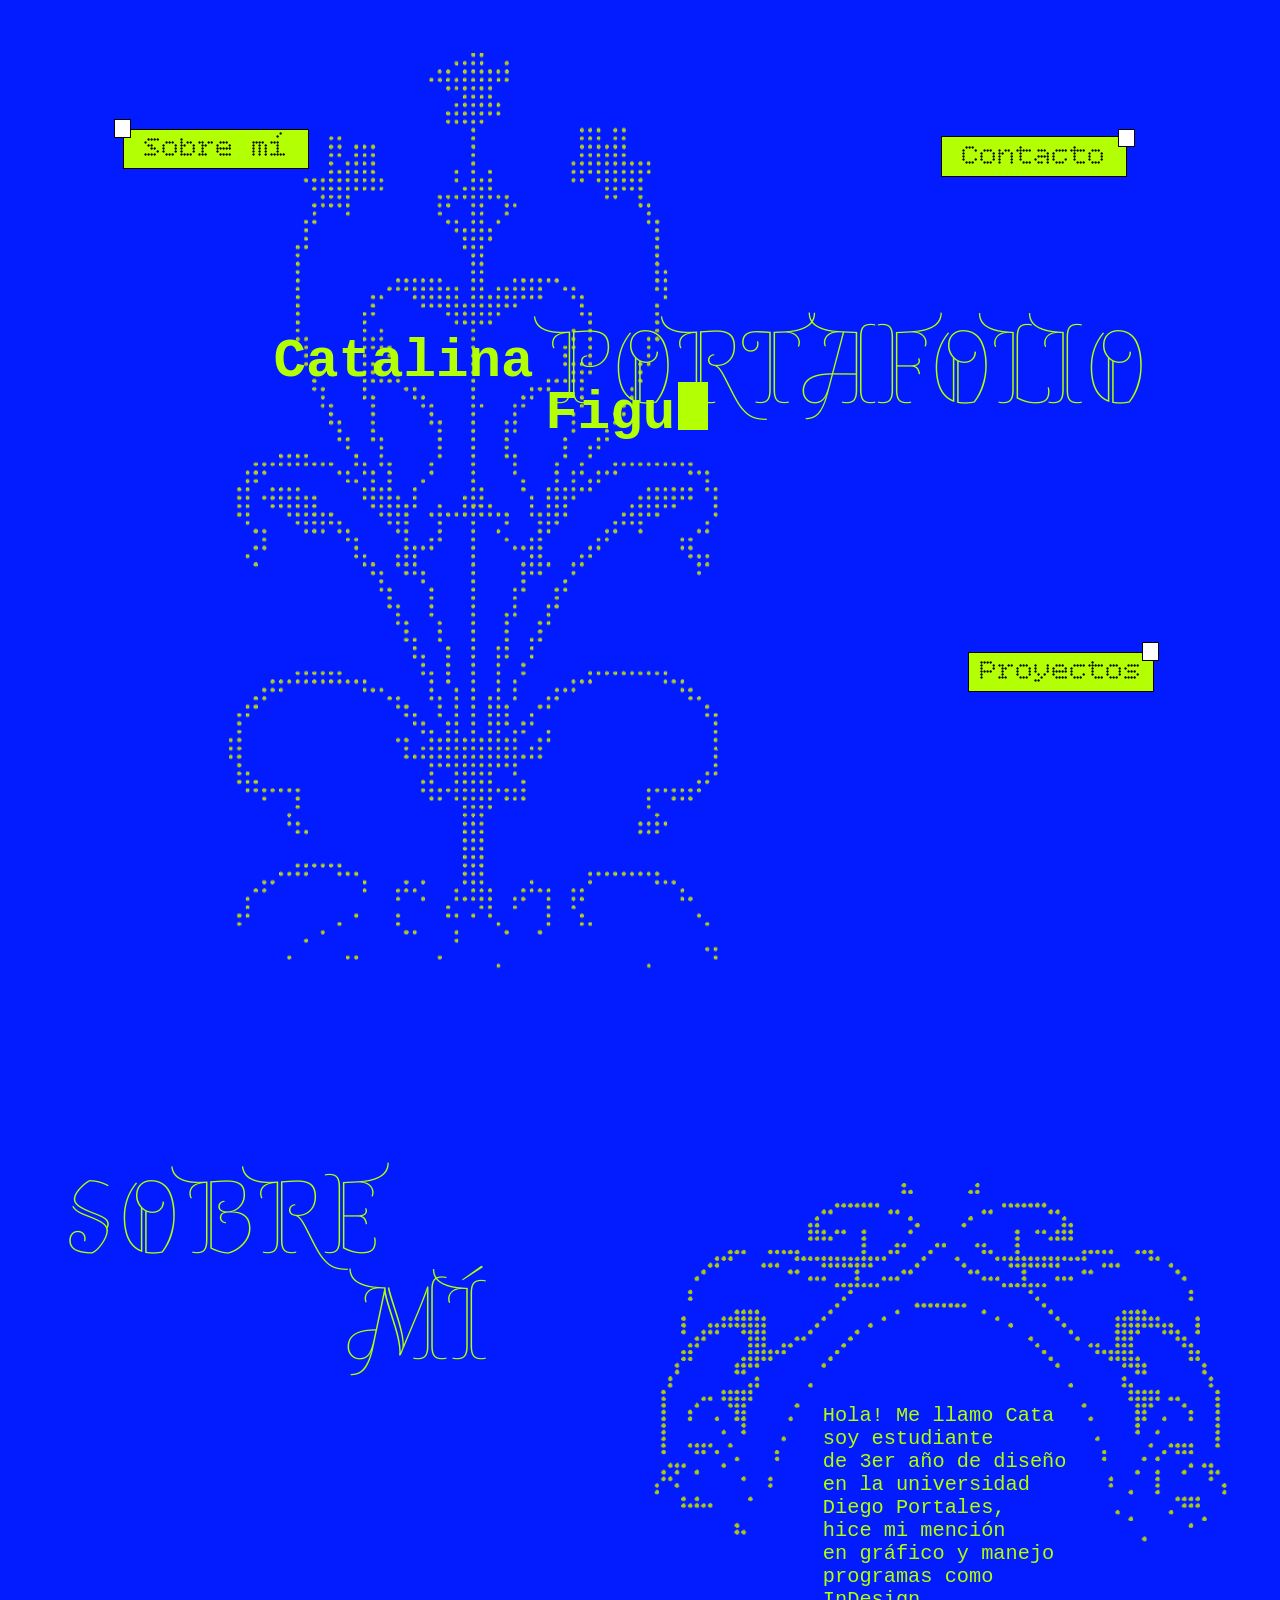
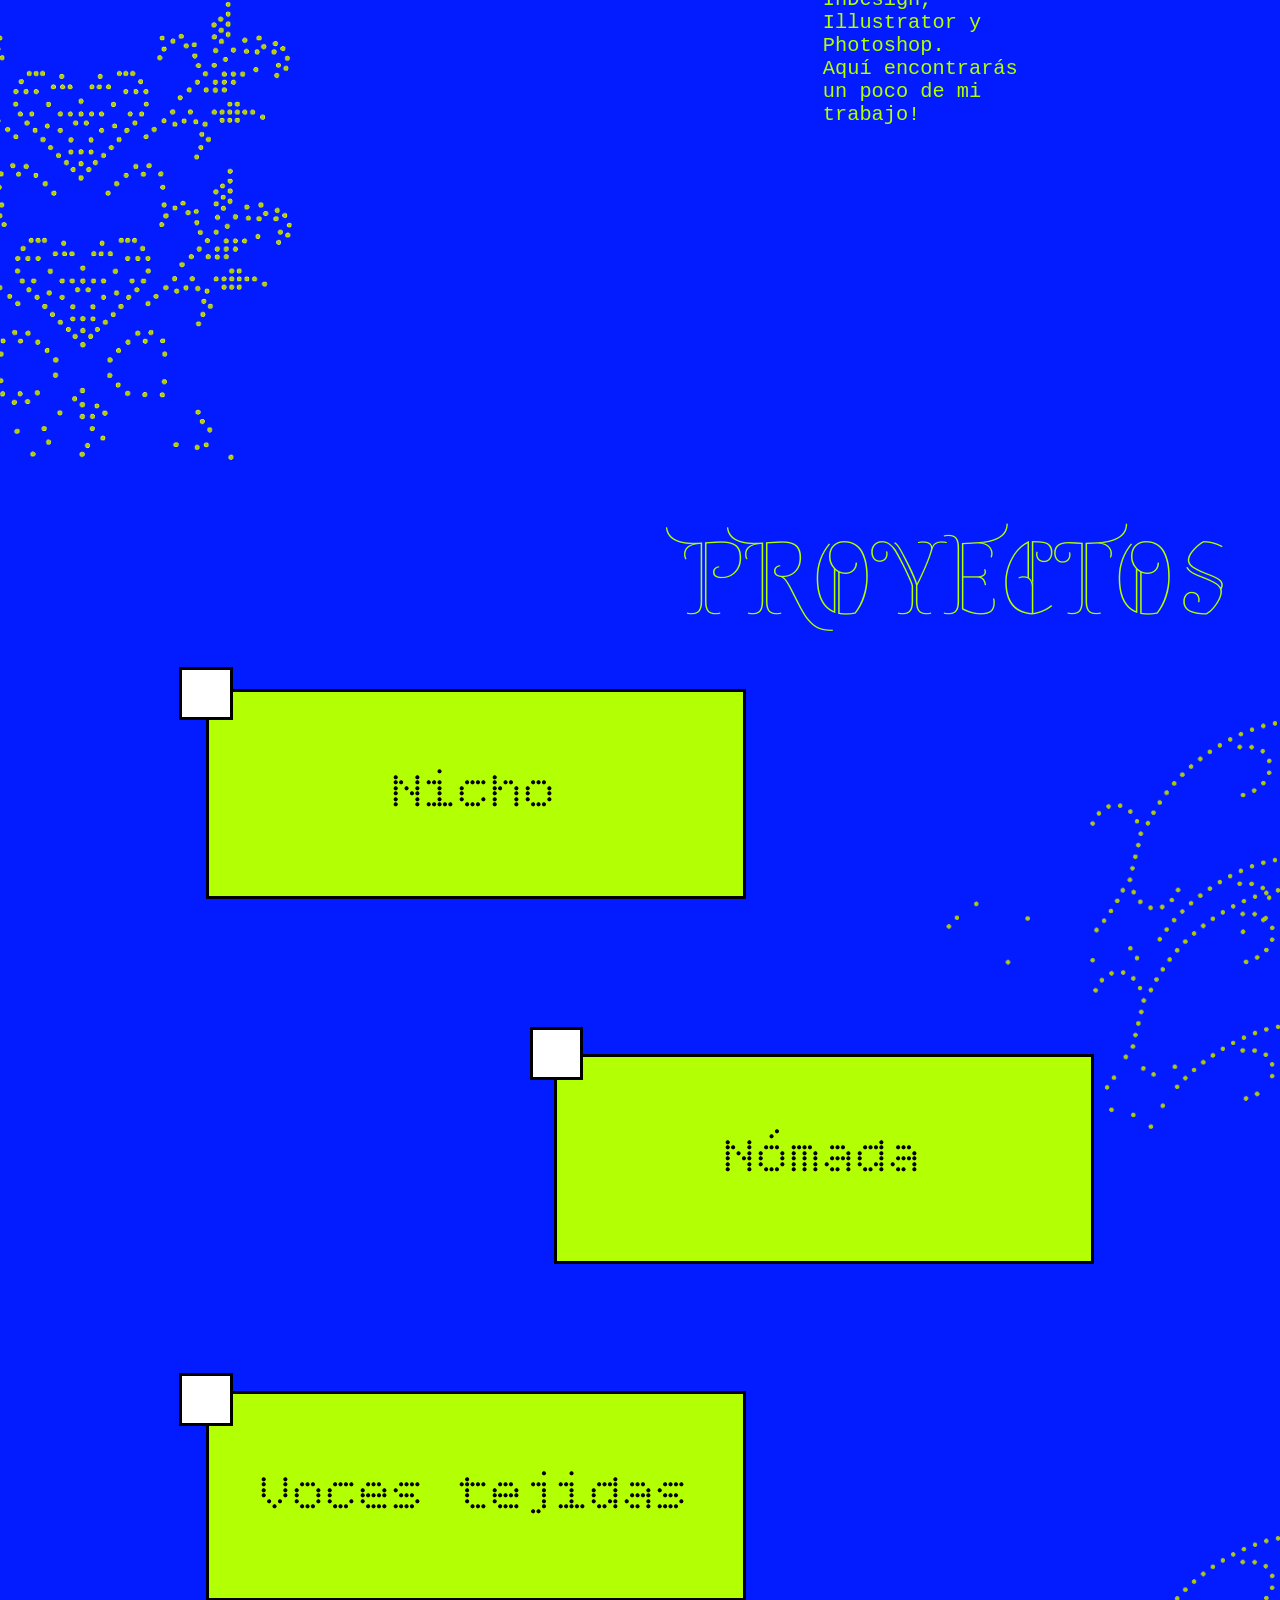
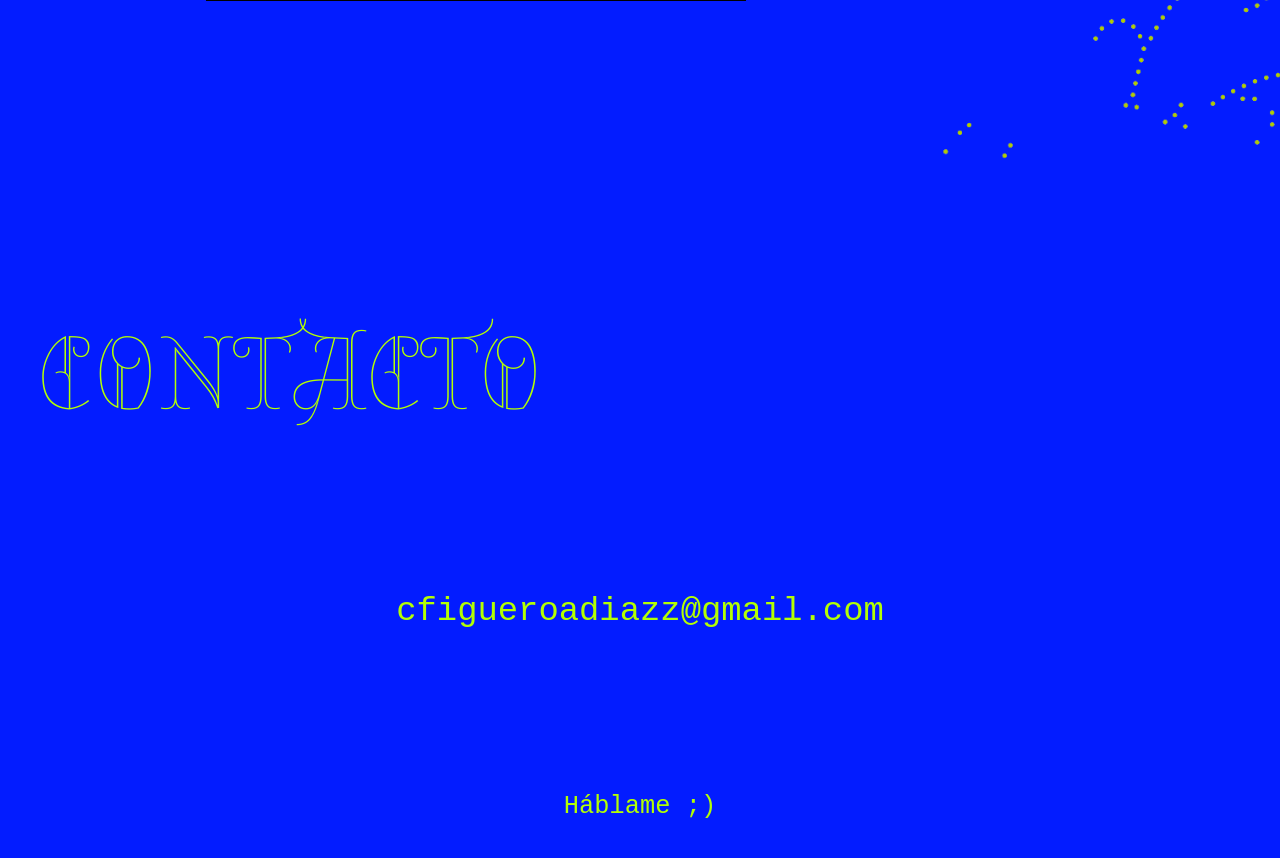
<file: index.html>
<!DOCTYPE html>
<html lang="es">
<head>
  <meta charset="UTF-8">
  <meta name="viewport" content="width=device-width, initial-scale=1">
  <title>Catalina Figueroa · Portafolio</title>
  <meta name="description" content="Portafolio de Catalina Figueroa, estudiante de diseño en la Universidad Diego Portales.">
  <link rel="preconnect" href="https://fonts.googleapis.com">
  <link rel="preconnect" href="https://fonts.gstatic.com" crossorigin>
  <link href="https://fonts.googleapis.com/css2?family=Almendra+Display&family=Bitcount+Single&family=Iosevka+Charon+Mono:wght@300;500;700&display=swap" rel="stylesheet">
  <link rel="stylesheet" href="styles.css">
</head>
<body class="home">

  <main class="lienzo" style="--h:4794; --mh:3536">

    <!-- Ornamentos de fondo -->
    <div aria-hidden="true">
      <img class="pos ornamento" src="img/ornamento-flor.png" alt=""
           style="--x:271; --y:73; --w:577; --h:1169; --mx:-75; --my:153; --mw:577; --mh:1169">
      <img class="pos ornamento" src="img/ornamento-marco.png" alt=""
           style="--x:766; --y:1398; --w:691; --h:982; --mx:-44; --my:1518; --mw:527; --mh:749">
      <img class="pos ornamento solo-desktop" src="img/ornamento-guarda.png" alt=""
           style="--x:0; --y:2034; --w:352; --h:1352">
      <img class="pos ornamento" src="img/ornamento-voluta.png" alt=""
           style="--x:1107; --y:2599; --w:402; --h:646; --mx:202; --my:2486; --mw:306; --mh:492">
      <img class="pos ornamento" src="img/ornamento-voluta.png" alt=""
           style="--x:1110; --y:3079; --w:402; --h:646; --mx:-171; --my:2898; --mw:306; --mh:492">
      <img class="pos ornamento solo-desktop" src="img/ornamento-voluta.png" alt=""
           style="--x:1110; --y:3562; --w:402; --h:646">
    </div>

    <!-- Inicio -->
    <header id="inicio" class="pos" style="--x:0; --y:0; --w:1512; --h:900; --mx:0; --my:0; --mw:440; --mh:950">
      <h1>
        <span class="pos t-titulo nowrap" style="--x:648; --y:353; --fs:128; --mx:18; --my:70; --mfs:76">PORTAFOLIO</span>
        <span class="pos t-nombre nowrap" style="--x:323.2; --y:390.8; --fs:64; --mx:18; --my:432; --mfs:55">Catalina</span>
        <span class="pos t-nombre nowrap" style="--x:644.2; --y:450.8; --fs:64; --mx:203; --my:500; --mfs:55">Figueroa</span>
      </h1>

      <nav aria-label="Secciones">
        <a class="pos boton" href="#sobre-mi"
           style="--x:145.2; --y:151.8; --w:220; --h:48; --fs:36; --mx:256; --my:751; --mw:151; --mh:39; --mfs:24">Sobre mí</a>
        <span aria-hidden="true" class="pos cuadro" style="--x:135.2; --y:140.8; --w:20; --h:22; --mx:398; --my:745; --mw:17; --mh:17"></span>

        <a class="pos boton" href="#contacto"
           style="--x:1111; --y:161; --w:220; --h:48; --fs:36; --mx:26; --my:807; --mw:151; --mh:39; --mfs:24">Contacto</a>
        <span aria-hidden="true" class="pos cuadro" style="--x:1321.2; --y:151.8; --w:20; --h:22; --mx:19; --my:801; --mw:17; --mh:17"></span>

        <a class="pos boton" href="#proyectos"
           style="--x:1143.2; --y:769.8; --w:220; --h:48; --fs:36; --mx:256; --my:876; --mw:151; --mh:39; --mfs:24">Proyectos</a>
        <span aria-hidden="true" class="pos cuadro" style="--x:1349.2; --y:758.8; --w:20; --h:22; --mx:398; --my:870; --mw:17; --mh:17"></span>
      </nav>
    </header>

    <!-- Sobre mí -->
    <section id="sobre-mi" class="pos" style="--x:0; --y:1357; --w:1512; --h:720; --mx:0; --my:1321; --mw:440; --mh:700">
      <h2>
        <span class="pos t-titulo nowrap" style="--x:75; --y:0; --fs:128; --mx:23; --my:0; --mfs:76">SOBRE</span>
        <span class="pos t-titulo nowrap" style="--x:406; --y:126; --fs:128; --mx:220; --my:125; --mfs:76">MÍ</span>
      </h2>
      <p class="pos" style="--x:972; --y:301; --w:299; --fs:24; --mx:124; --my:432; --mw:191; --mfs:15">
        Hola! Me llamo Cata <br class="solo-desktop">
        soy estudiante <br class="solo-desktop">
        de 3er año de diseño <br class="solo-desktop">
        en la universidad <br class="solo-desktop">
        Diego Portales, <br class="solo-desktop">
        hice mi mención <br class="solo-desktop">
        en gráfico y manejo programas como InDesign, Illustrator y Photoshop.<br>
        <br class="solo-mobile">
        Aquí encontrarás <br class="solo-desktop">
        un poco de mi trabajo!
      </p>
    </section>

    <!-- Proyectos -->
    <section id="proyectos" class="pos" style="--x:0; --y:2493; --w:1512; --h:1290; --mx:0; --my:2395; --mw:440; --mh:702">
      <h2 class="pos t-titulo nowrap" style="--x:804; --y:0; --fs:128; --mx:25; --my:0; --mfs:76">PROYECTOS</h2>

      <a class="pos tarjeta" href="proyecto-nicho.html"
         style="--x:243; --y:211; --w:638; --h:248; --fs:64; --mx:70; --my:193; --mw:295; --mh:119; --mfs:32">
        <span class="tarjeta__nombre">Nicho</span>
        <span class="tarjeta__categoria" aria-hidden="true">Gráfico</span>
      </a>
      <span aria-hidden="true" class="pos cuadro cuadro--grande" style="--x:212; --y:185; --w:63; --h:63; --mx:345; --my:175; --mw:36; --mh:36"><span class="cuadro__texto">Gráfico</span></span>

      <a class="pos tarjeta" href="proyecto-nomada.html"
         style="--x:654; --y:642; --w:638; --h:248; --fs:64; --mx:68; --my:384; --mw:295; --mh:119; --mfs:32">
        <span class="tarjeta__nombre">Nómada</span>
        <span class="tarjeta__categoria" aria-hidden="true">Indumentaria</span>
      </a>
      <span aria-hidden="true" class="pos cuadro cuadro--grande" style="--x:626; --y:610; --w:63; --h:63; --mx:345; --my:366; --mw:36; --mh:36"><span class="cuadro__texto">Indumentaria</span></span>

      <a class="pos tarjeta" href="proyecto-voces-tejidas.html"
         style="--x:243; --y:1040; --w:638; --h:248; --fs:64; --mx:66; --my:583; --mw:295; --mh:119; --mfs:32">
        <span class="tarjeta__nombre">Voces tejidas</span>
        <span class="tarjeta__categoria" aria-hidden="true">Gráfico</span>
      </a>
      <span aria-hidden="true" class="pos cuadro cuadro--grande" style="--x:212; --y:1019; --w:63; --h:63; --mx:345; --my:565; --mw:36; --mh:36"><span class="cuadro__texto">Gráfico</span></span>
    </section>

    <!-- Contacto -->
    <footer id="contacto" class="pos" style="--x:0; --y:4130; --w:1512; --h:664; --mx:0; --my:3299; --mw:440; --mh:237">
      <h2 class="pos t-titulo nowrap" style="--x:46; --y:10; --fs:128; --mx:41; --my:0; --mfs:76">CONTACTO</h2>
      <a class="pos t-medio centrado" href="mailto:cfigueroadiazz@gmail.com"
         style="--x:0; --y:349; --w:1512; --fs:40; --mx:0; --my:125; --mw:440; --mfs:20">cfigueroadiazz@gmail.com</a>
      <p class="pos centrado" style="--x:0; --y:585; --w:1512; --fs:30; --mx:0; --my:210; --mw:440; --mfs:15">Háblame ;)</p>
    </footer>

  </main>

  <script src="script.js" defer></script>
</body>
</html>
</file>
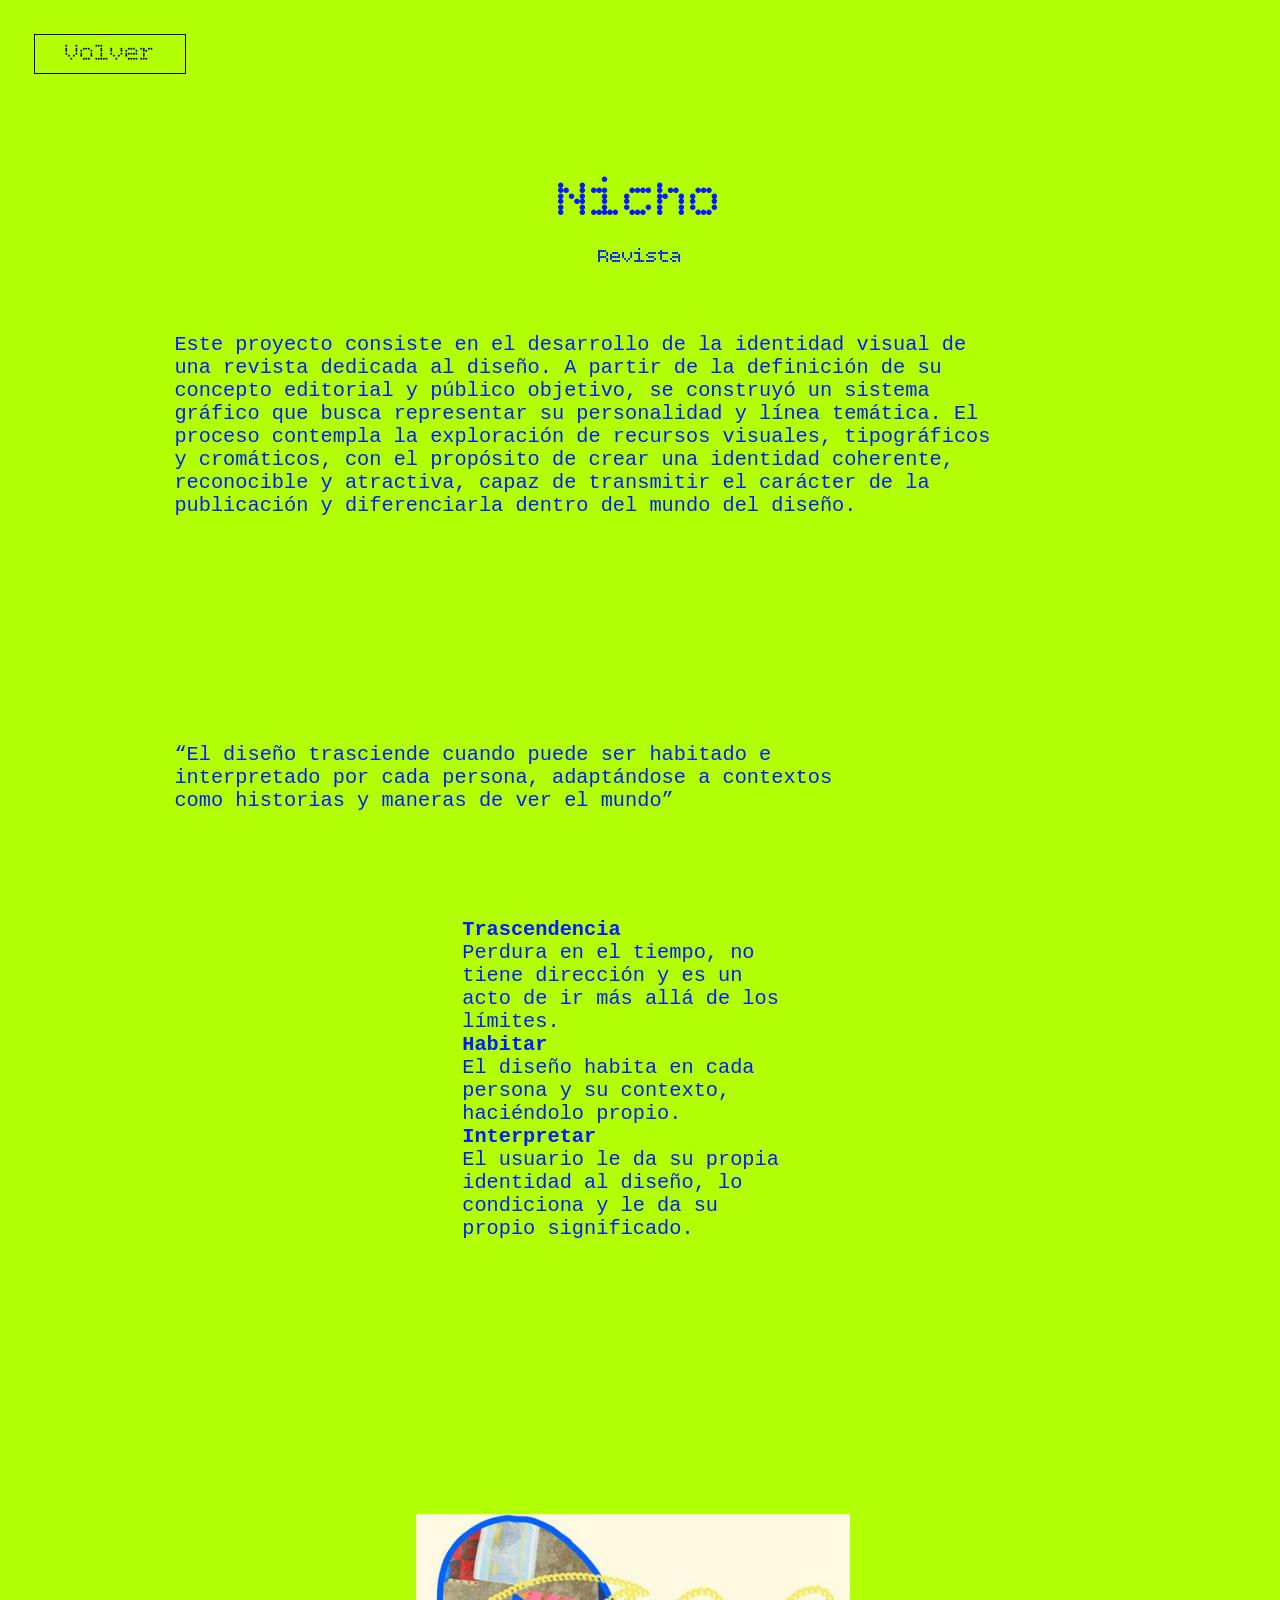
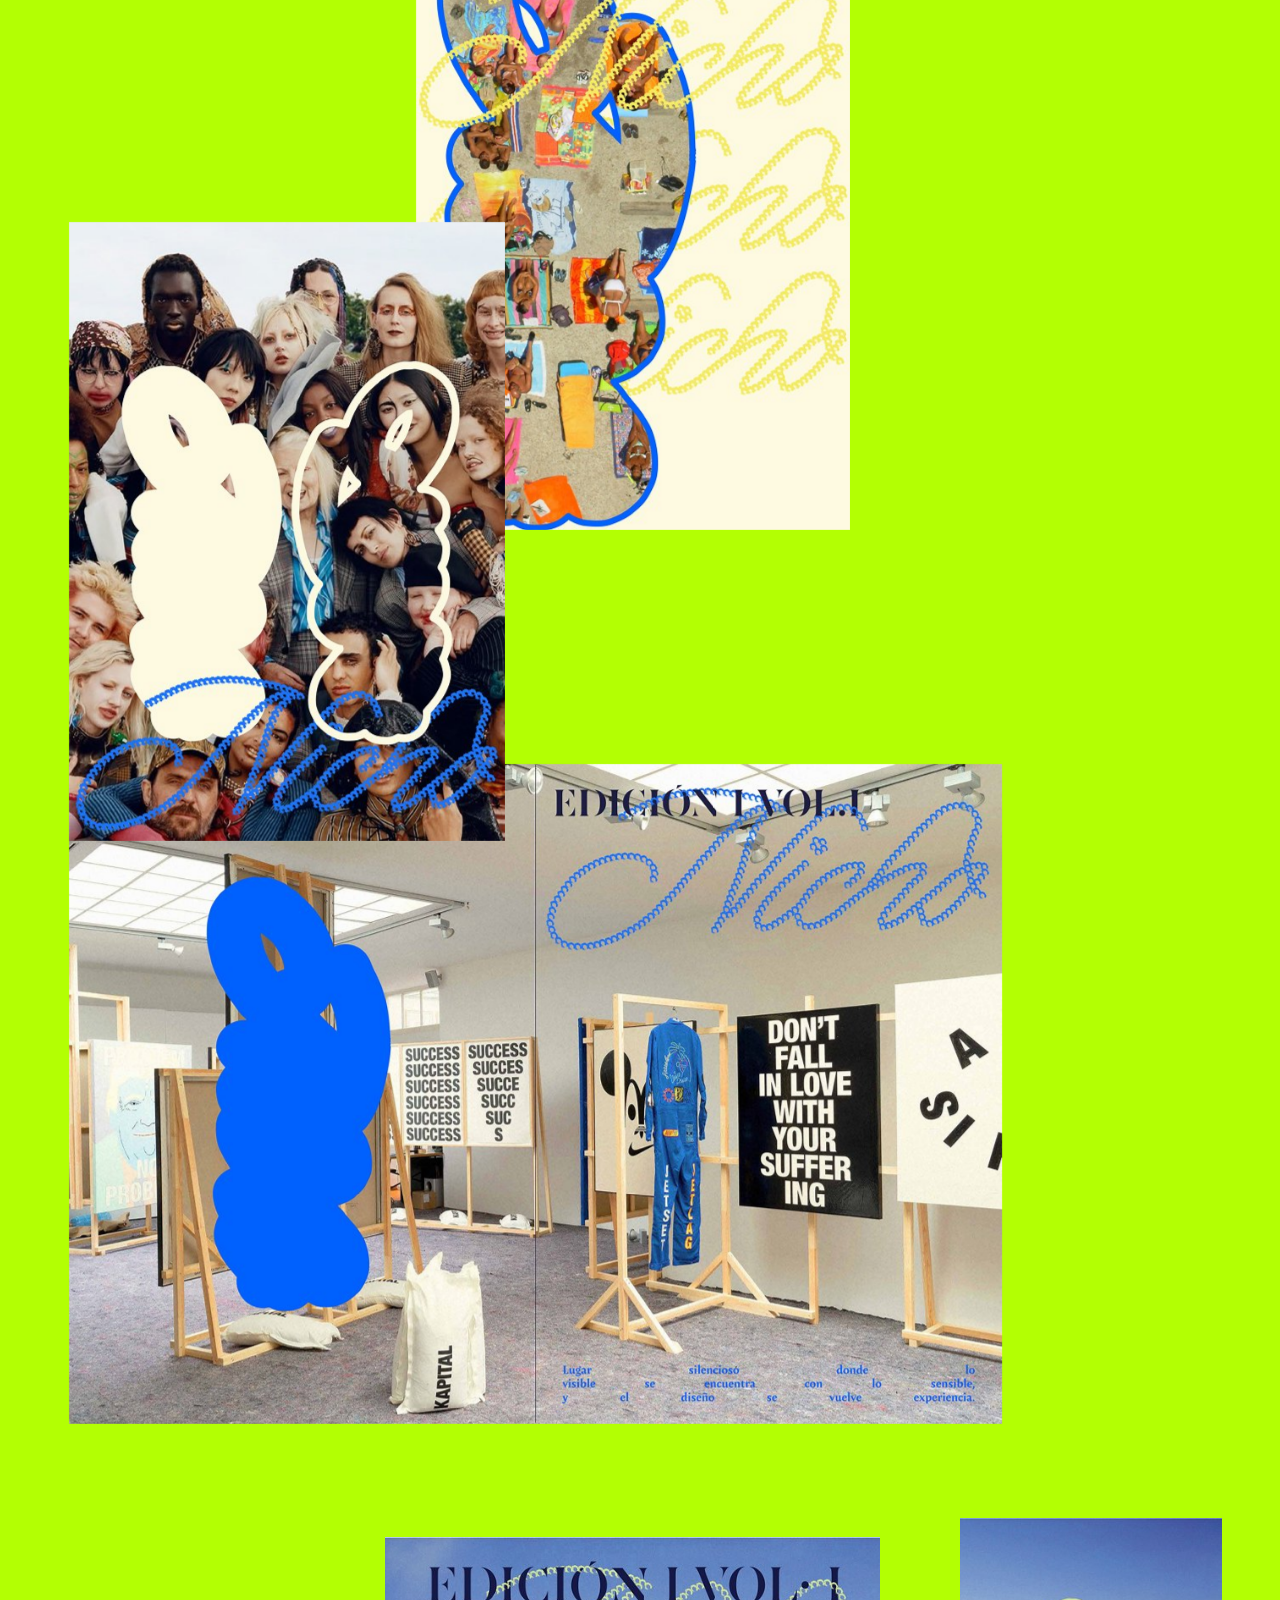
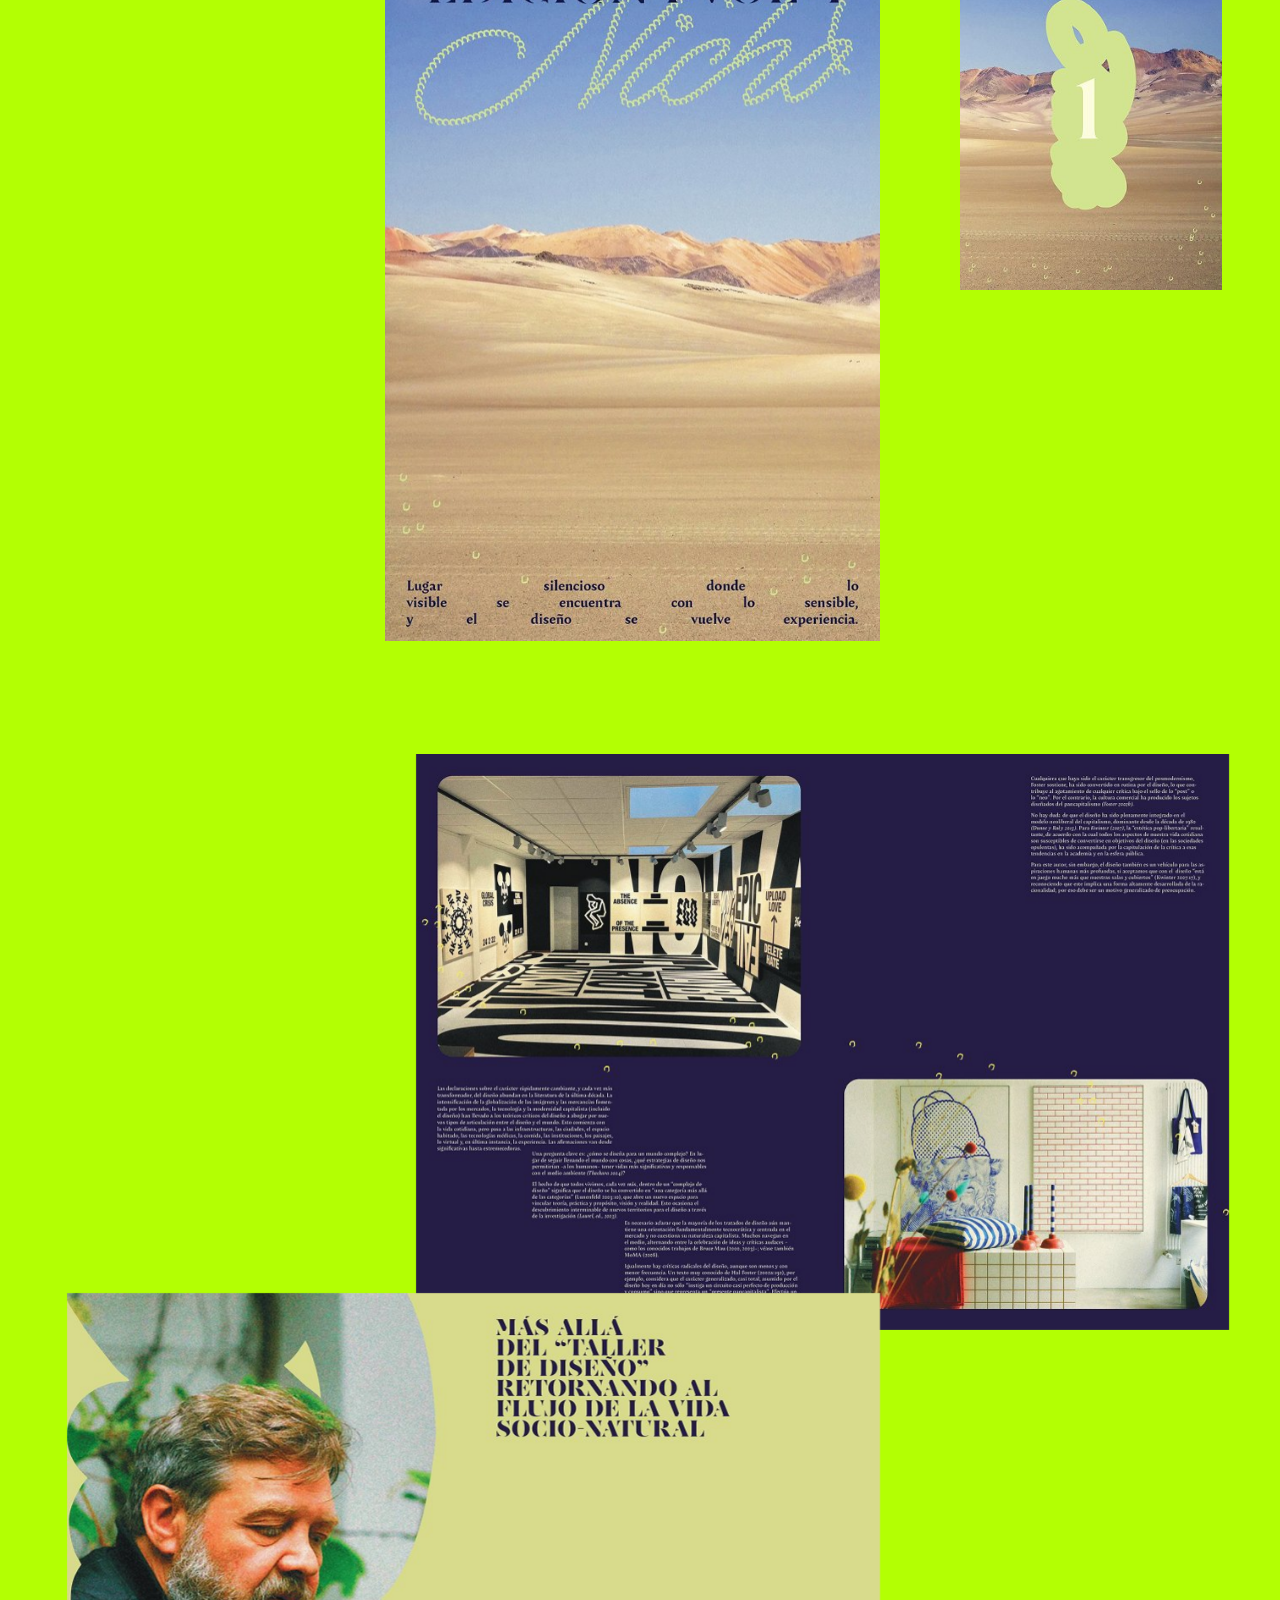
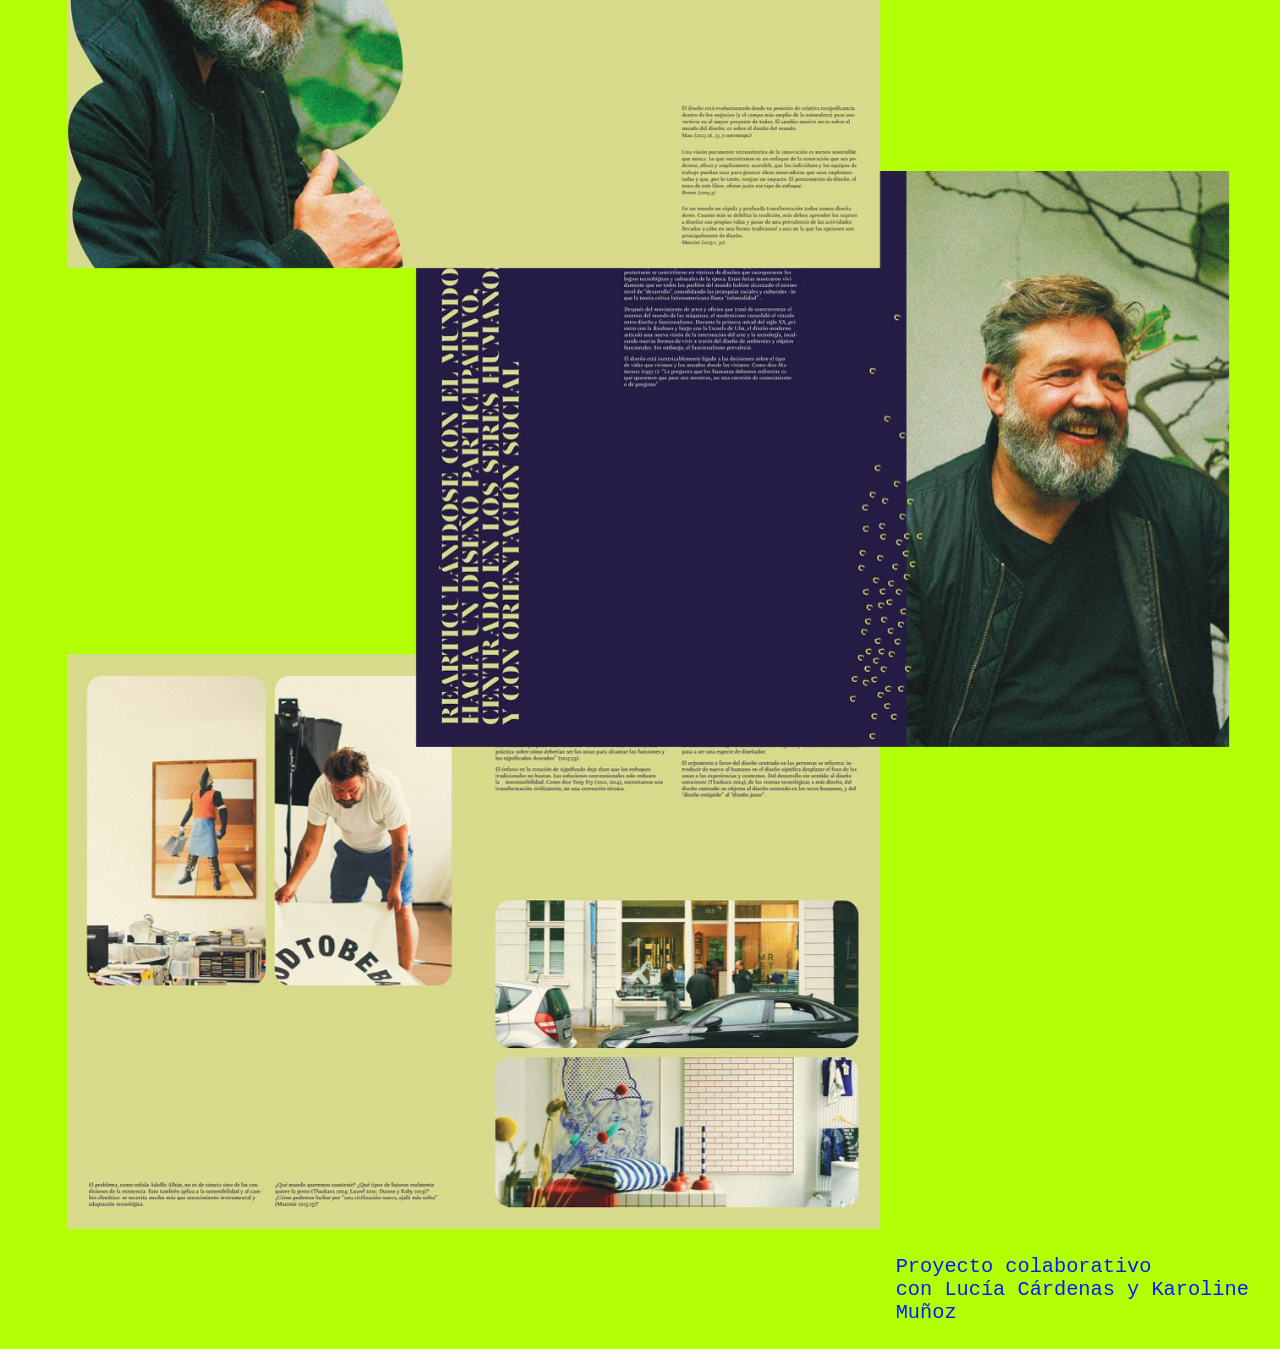
<file: proyecto-nicho.html>
<!DOCTYPE html>
<html lang="es">
<head>
  <meta charset="UTF-8">
  <meta name="viewport" content="width=device-width, initial-scale=1">
  <title>Nicho · Catalina Figueroa</title>
  <link rel="preconnect" href="https://fonts.googleapis.com">
  <link rel="preconnect" href="https://fonts.gstatic.com" crossorigin>
  <link href="https://fonts.googleapis.com/css2?family=Almendra+Display&family=Bitcount+Single&family=Iosevka+Charon+Mono:wght@300;500;700&display=swap" rel="stylesheet">
  <link rel="stylesheet" href="styles.css">
</head>
<body class="proyecto">

  <main class="lienzo" style="--h:7263; --mh:2524">

    <a class="pos boton volver" href="index.html#proyectos"
       style="--x:40; --y:40; --w:180; --h:48; --fs:30; --mx:16; --my:16; --mw:96; --mh:32; --mfs:18">Volver</a>

    <!-- Texto -->
    <h1 class="pos t-pixel centrado" style="--x:0; --y:200; --w:1512; --fs:64; --mx:0; --my:71; --mw:440; --mfs:36">Nicho</h1>
    <p class="pos t-pixel centrado" style="--x:0; --y:289; --w:1512; --fs:24; --mx:0; --my:119; --mw:440; --mfs:15">Revista</p>

    <p class="pos" style="--x:206; --y:393; --w:971; --fs:24; --mx:61; --my:170; --mw:318; --mfs:15">
      Este proyecto consiste en el desarrollo de la identidad visual de una revista dedicada al diseño. A partir de la definición de su concepto editorial y público objetivo, se construyó un sistema gráfico que busca representar su personalidad y línea temática. El proceso contempla la exploración de recursos visuales, tipográficos y cromáticos, con el propósito de crear una identidad coherente, reconocible y atractiva, capaz de transmitir el carácter de la publicación y diferenciarla dentro del mundo del diseño.
    </p>

    <blockquote class="pos m-centrado m-medio" style="margin:0; --x:206; --y:878; --w:1082; --fs:24; --mx:33; --my:491; --mw:348; --mfs:15">
      “El diseño trasciende cuando puede ser habitado e <br class="solo-desktop">
      interpretado por cada persona, adaptándose a contextos <br class="solo-desktop">
      como historias y maneras de ver el mundo”
    </blockquote>

    <div class="pos bloque m-separado" style="--x:546; --y:1084; --w:375; --fs:24; --mx:32; --my:638; --mw:375; --mfs:15">
      <p><strong>Trascendencia</strong>Perdura en el tiempo, no tiene dirección y es un acto de ir más allá de los límites.</p>
      <p><strong>Habitar</strong>El diseño habita en cada persona y su contexto, haciéndolo propio.</p>
      <p><strong>Interpretar</strong>El usuario le da su propia identidad al diseño, lo condiciona y le da su propio significado.</p>
    </div>

    <!-- Imágenes -->
    <img class="pos foto" src="img/nicho-doble-pagina-4.jpg" alt="Doble página interior de la revista Nicho" loading="lazy"
         style="--x:79; --y:6442; --w:961; --h:680; --mx:48; --my:2278.7; --mw:227.8; --mh:161.1">
    <img class="pos foto solo-desktop" src="img/nicho-portada-desierto-2.jpg" alt="Contraportada de Nicho con paisaje de desierto" loading="lazy"
         style="--x:1134; --y:3683; --w:309; --h:439">
    <img class="pos foto" src="img/nicho-opciones-portada-2.jpg" alt="Opción de portada de Nicho" loading="lazy"
         style="--x:491; --y:1788; --w:513; --h:728; --mx:225; --my:901; --mw:148; --mh:210">
    <img class="pos foto" src="img/nicho-portada-opcion.jpg" alt="Portada de Nicho montada en una exhibición" loading="lazy"
         style="--x:81; --y:2792; --w:1103; --h:780; --mx:19; --my:1174; --mw:401; --mh:284">
    <img class="pos foto" src="img/nicho-opciones-portada-1.jpg" alt="Collage de opciones de portada de Nicho" loading="lazy"
         style="--x:81; --y:2152; --w:515; --h:731; --mx:39; --my:901; --mw:175; --mh:249">
    <img class="pos foto" src="img/nicho-portada-desierto-1.jpg" alt="Portada de Nicho con paisaje de desierto" loading="lazy"
         style="--x:455; --y:3706; --w:585; --h:831; --mx:102; --my:1491; --mw:236; --mh:335">
    <img class="pos foto" src="img/nicho-doble-pagina-2.jpg" alt="Doble página interior de la revista Nicho" loading="lazy"
         style="--x:491; --y:4671; --w:961; --h:680; --mx:145.6; --my:1859; --mw:227.8; --mh:161.1">
    <img class="pos foto" src="img/nicho-doble-pagina-3.jpg" alt="Doble página interior de la revista Nicho" loading="lazy"
         style="--x:491; --y:5872; --w:961; --h:680; --mx:145.6; --my:2143.6; --mw:227.8; --mh:161.1">
    <img class="pos foto" src="img/nicho-doble-pagina-1.jpg" alt="Doble página interior de la revista Nicho" loading="lazy"
         style="--x:79; --y:5307; --w:961; --h:680; --mx:48; --my:2009.7; --mw:227.8; --mh:161.1">

    <p class="pos" style="--x:1058; --y:7153; --w:429; --fs:24; --mx:169; --my:2475; --mw:271; --mfs:15">
      Proyecto colaborativo <br>con Lucía Cárdenas y Karoline Muñoz
    </p>

  </main>
  <script src="script.js" defer></script>
</body>
</html>
</file>
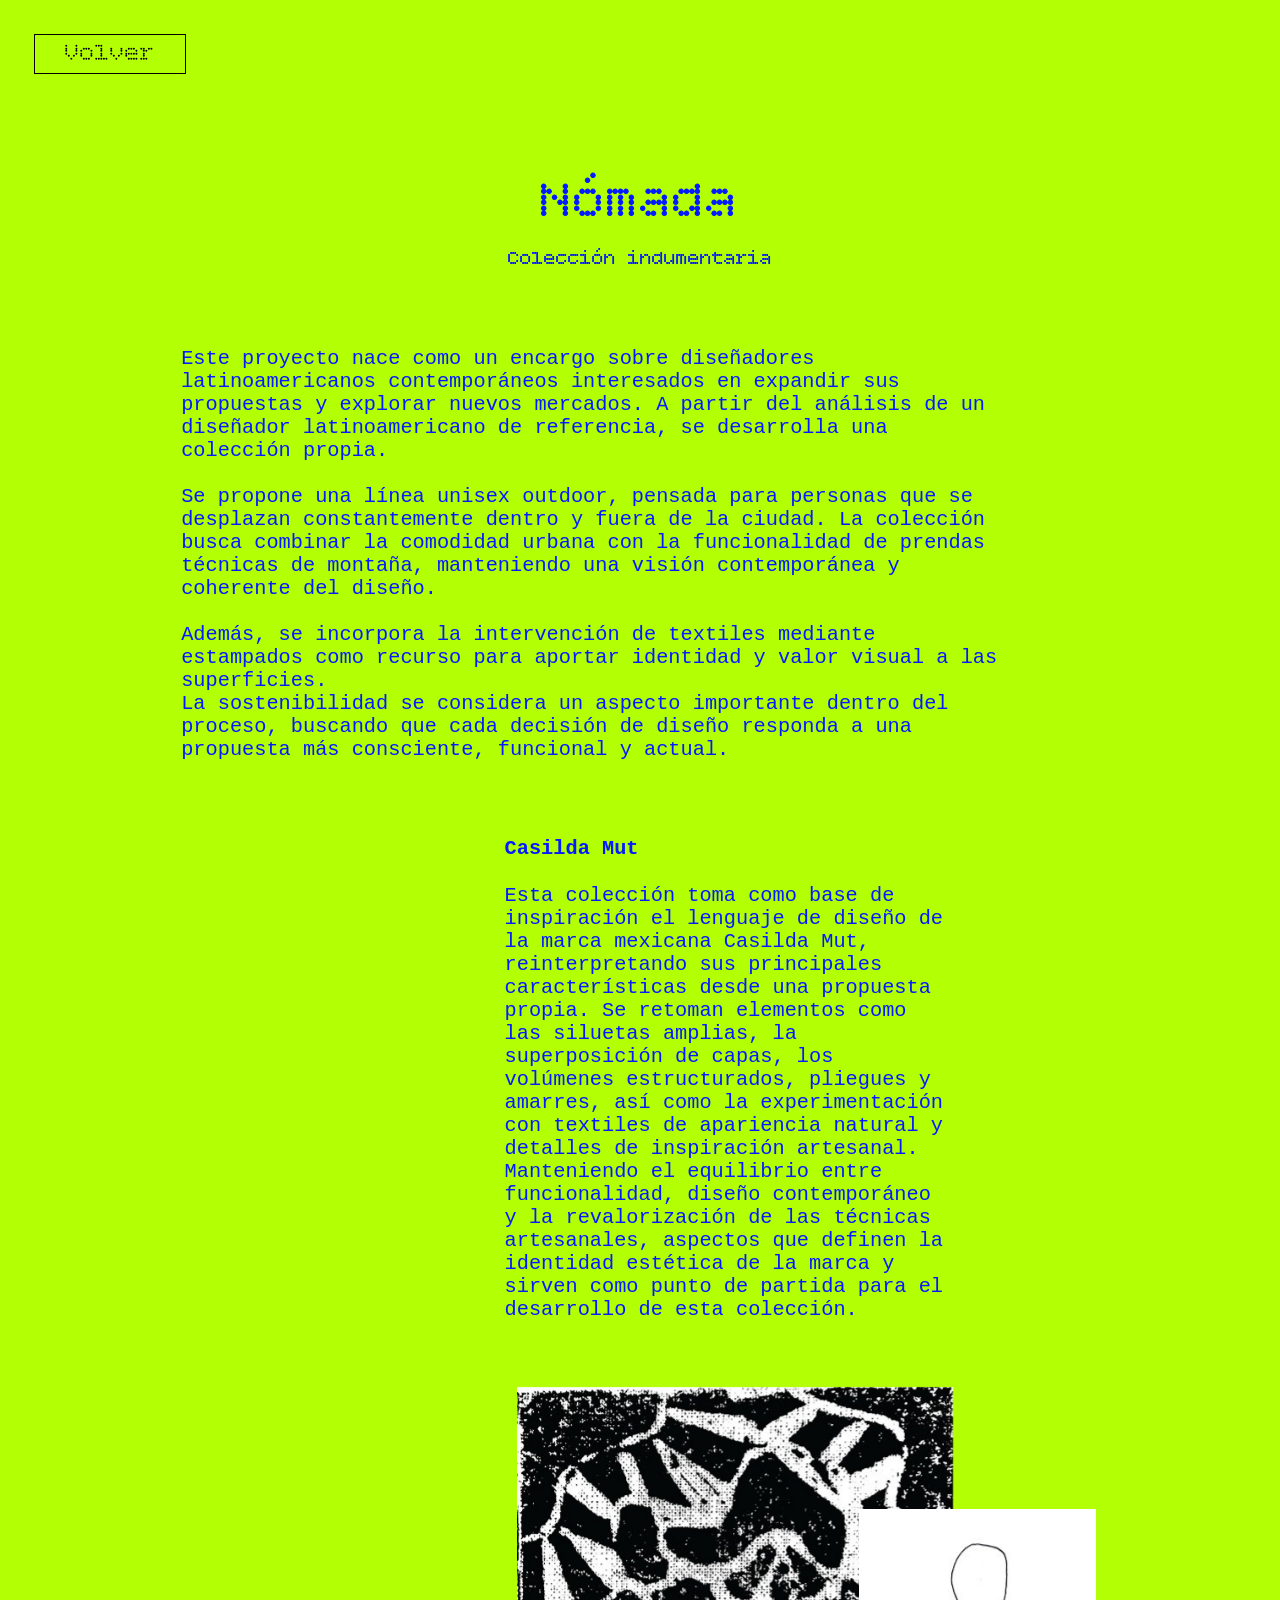
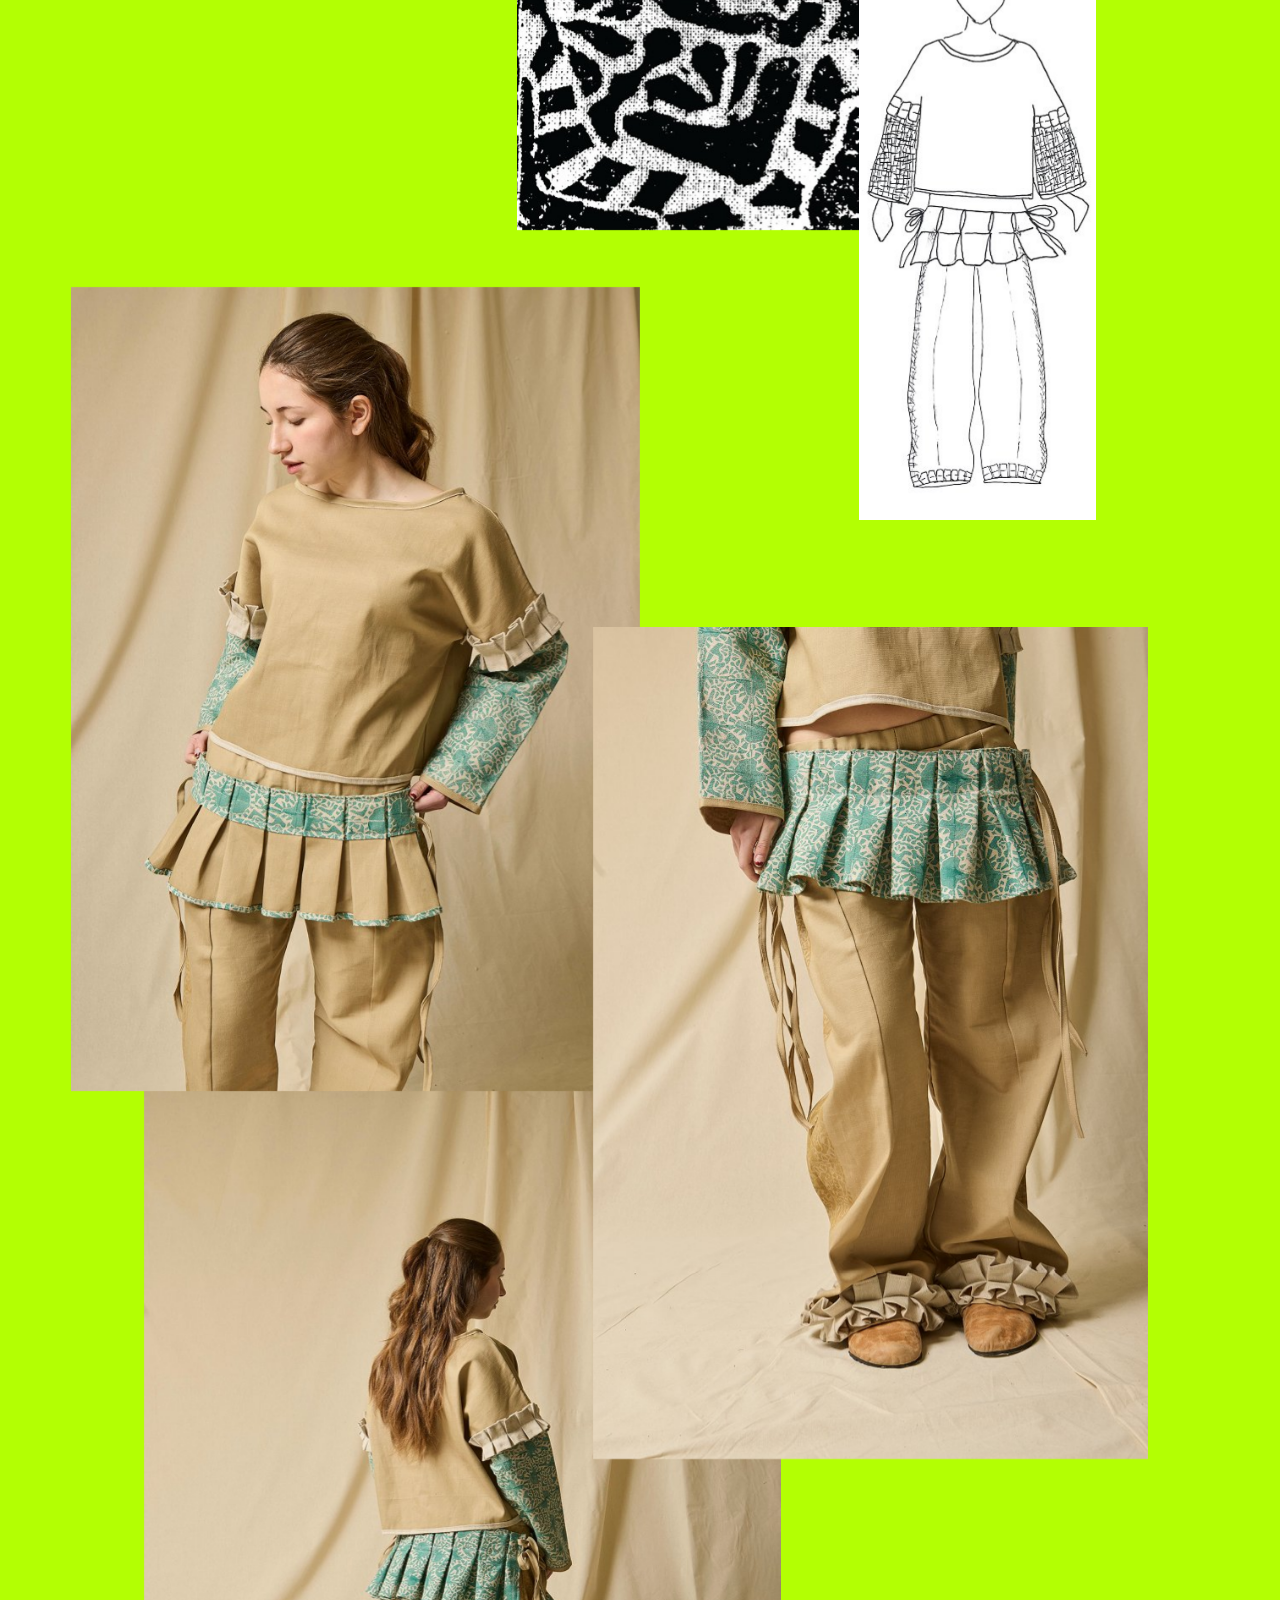
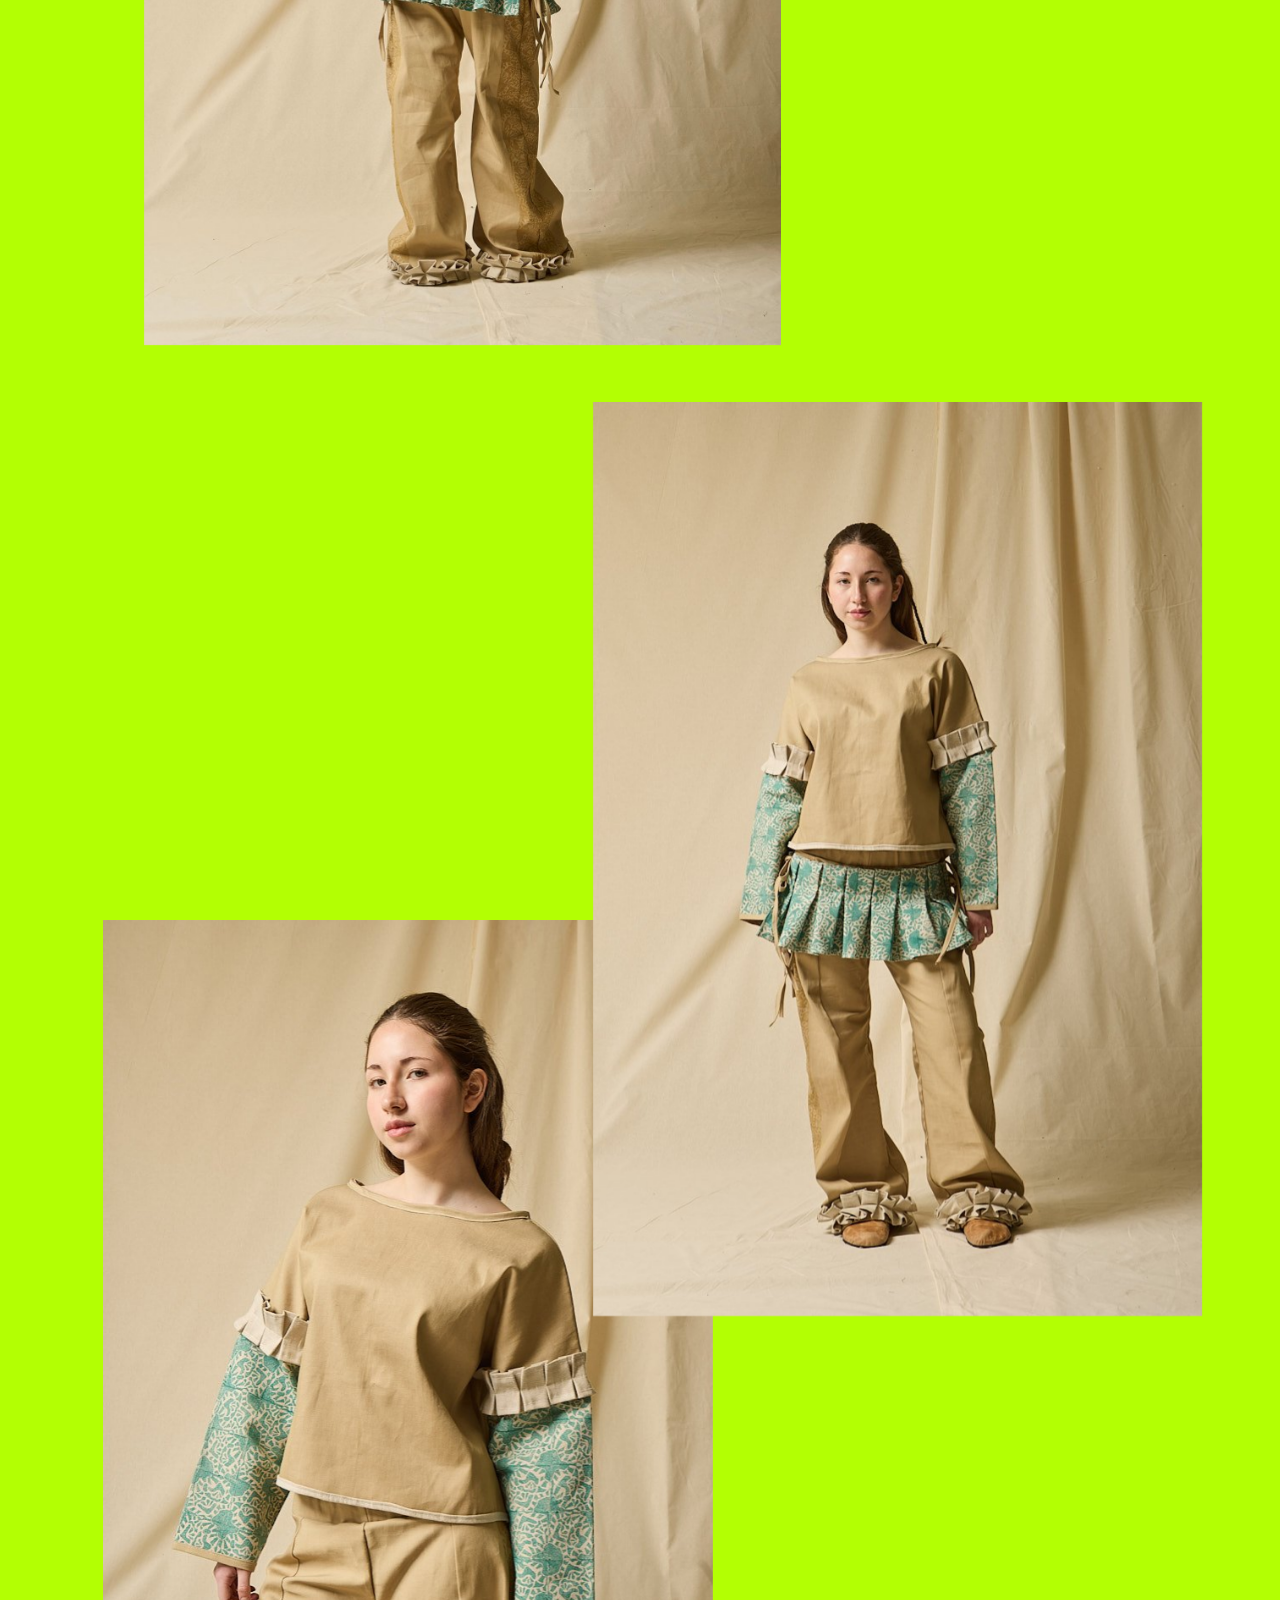
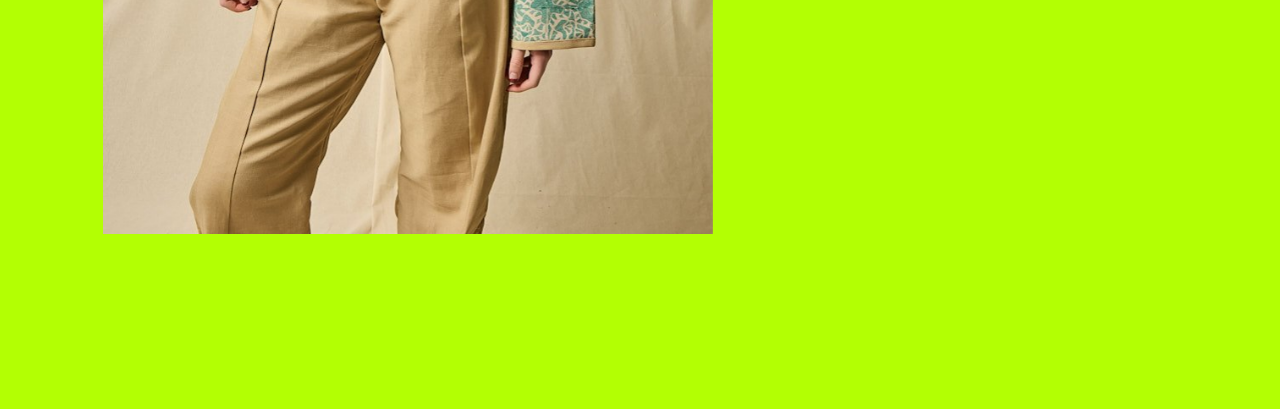
<file: proyecto-nomada.html>
<!DOCTYPE html>
<html lang="es">
<head>
  <meta charset="UTF-8">
  <meta name="viewport" content="width=device-width, initial-scale=1">
  <title>Nómada · Catalina Figueroa</title>
  <link rel="preconnect" href="https://fonts.googleapis.com">
  <link rel="preconnect" href="https://fonts.gstatic.com" crossorigin>
  <link href="https://fonts.googleapis.com/css2?family=Almendra+Display&family=Bitcount+Single&family=Iosevka+Charon+Mono:wght@300;500;700&display=swap" rel="stylesheet">
  <link rel="stylesheet" href="styles.css">
</head>
<body class="proyecto">

  <main class="lienzo" style="--h:6153; --mh:3536">

    <a class="pos boton volver" href="index.html#proyectos"
       style="--x:40; --y:40; --w:180; --h:48; --fs:30; --mx:16; --my:16; --mw:96; --mh:32; --mfs:18">Volver</a>

    <!-- Texto -->
    <h1 class="pos t-pixel centrado" style="--x:0; --y:201; --w:1512; --fs:64; --mx:0; --my:69; --mw:440; --mfs:36">Nómada</h1>
    <p class="pos t-pixel centrado" style="--x:0; --y:292; --w:1512; --fs:24; --mx:0; --my:117; --mw:440; --mfs:15">Colección indumentaria</p>

    <div class="pos" style="--x:214; --y:410; --w:971; --fs:24; --mx:45; --my:170; --mw:350; --mfs:15">
      <p>Este proyecto nace como un encargo sobre diseñadores latinoamericanos contemporáneos interesados en expandir sus propuestas y explorar nuevos mercados. A partir del análisis de un diseñador latinoamericano de referencia, se desarrolla una colección propia.</p>
      <p><br></p>
      <p>Se propone una línea unisex outdoor, pensada para personas que se desplazan constantemente dentro y fuera de la ciudad. La colección busca combinar la comodidad urbana con la funcionalidad de prendas técnicas de montaña, manteniendo una visión contemporánea y coherente del diseño.</p>
      <p><br></p>
      <p>Además, se incorpora la intervención de textiles mediante estampados como recurso para aportar identidad y valor visual a las superficies.<br>
      La sostenibilidad se considera un aspecto importante dentro del proceso, buscando que cada decisión de diseño responda a una propuesta más consciente, funcional y actual.</p>
    </div>

    <h2 class="pos" style="--x:596; --y:989; --fs:24; --mx:161; --my:746; --mfs:15"><strong>Casilda Mut</strong></h2>
    <p class="pos" style="--x:596; --y:1044; --w:530; --fs:24; --mx:44; --my:791; --mw:352; --mfs:15">
      Esta colección toma como base de inspiración el lenguaje de diseño de la marca mexicana Casilda Mut, reinterpretando sus principales características desde una propuesta propia. Se retoman elementos como las siluetas amplias, la superposición de capas, los volúmenes estructurados, pliegues y amarres, así como la experimentación con textiles de apariencia natural y detalles de inspiración artesanal. Manteniendo el equilibrio entre funcionalidad, diseño contemporáneo y la revalorización de las técnicas artesanales, aspectos que definen la identidad estética de la marca y sirven como punto de partida para el desarrollo de esta colección.
    </p>

    <!-- Imágenes -->
    <img class="pos foto" src="img/nomada-8556.jpg" alt="Modelo con prenda de la colección Nómada" loading="lazy"
         style="--x:170; --y:3123; --w:752; --h:1065; --mx:18; --my:2196; --mw:312.6; --mh:442.1">
    <img class="pos foto" src="img/nomada-estampado.jpg" alt="Estampado textil de la colección" loading="lazy"
         style="--x:611; --y:1638; --w:515; --h:524; --mx:34; --my:1147; --mw:213.8; --mh:217.8">
    <span class="pos" style="background:#fff; --x:1015; --y:1783; --w:280; --h:721; --mx:209; --my:1189; --mw:116.3; --mh:299.5"></span>
    <img class="pos foto" src="img/nomada-8564.jpg" alt="Modelo con prenda de la colección Nómada" loading="lazy"
         style="--x:84; --y:2229; --w:672; --h:950; --mx:18; --my:1536; --mw:279.1; --mh:394.7">
    <img class="pos foto" src="img/nomada-8572.jpg" alt="Modelo con prenda de la colección Nómada" loading="lazy"
         style="--x:122; --y:4867; --w:720; --h:1080; --mx:42; --my:3028; --mw:299.1; --mh:448.7">
    <img class="pos foto" src="img/nomada-8533.jpg" alt="Modelo con prenda de la colección Nómada" loading="lazy"
         style="--x:700; --y:4255; --w:720; --h:1080; --mx:127; --my:2616; --mw:299.1; --mh:448.7">
    <img class="pos foto" src="img/nomada-8573.jpg" alt="Modelo con prenda de la colección Nómada" loading="lazy"
         style="--x:700; --y:2631; --w:656; --h:983; --mx:141; --my:1884; --mw:272.4; --mh:408.5">
    <img class="pos foto" src="img/nomada-figurin.jpg" alt="Figurín técnico de un conjunto de la colección" loading="lazy"
         style="--x:1017; --y:1800; --w:277; --h:673; --mx:209.8; --my:1196.1; --mw:115.1; --mh:279.6">

  </main>
  <script src="script.js" defer></script>
</body>
</html>
</file>
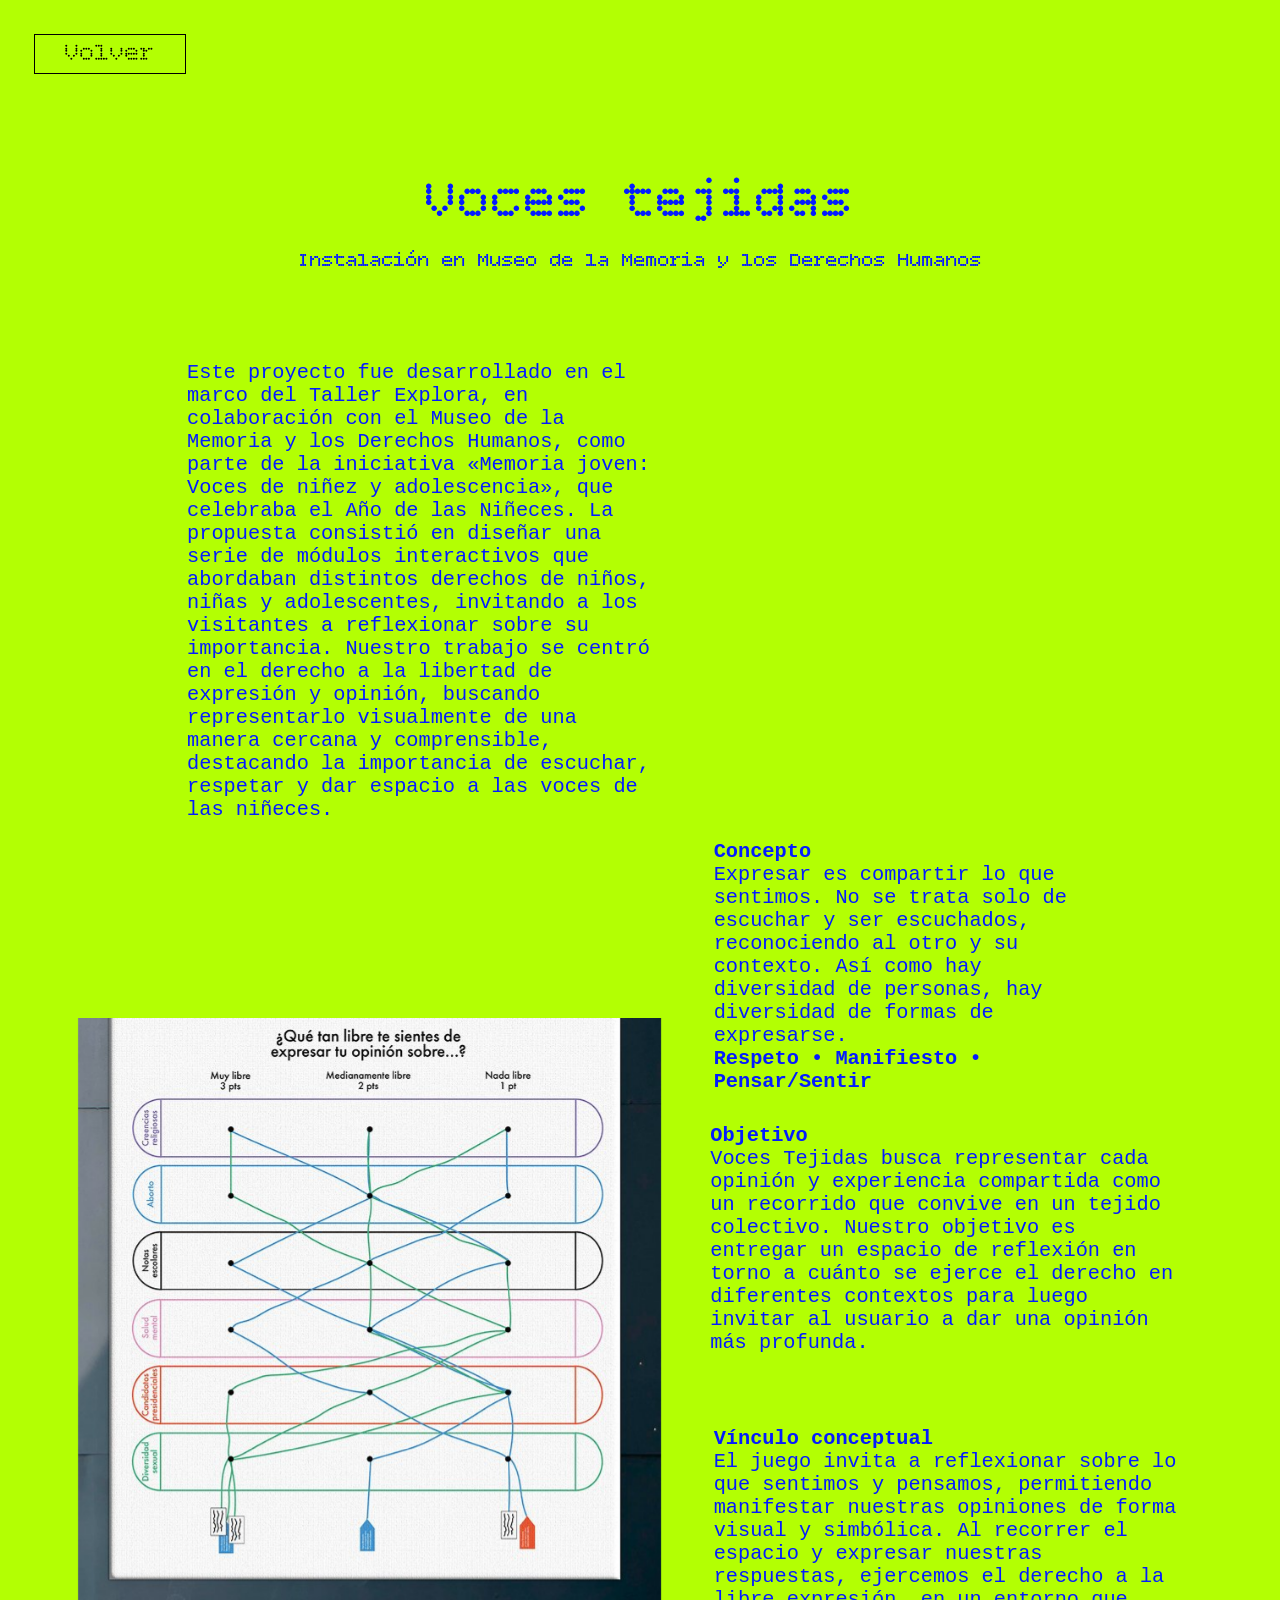
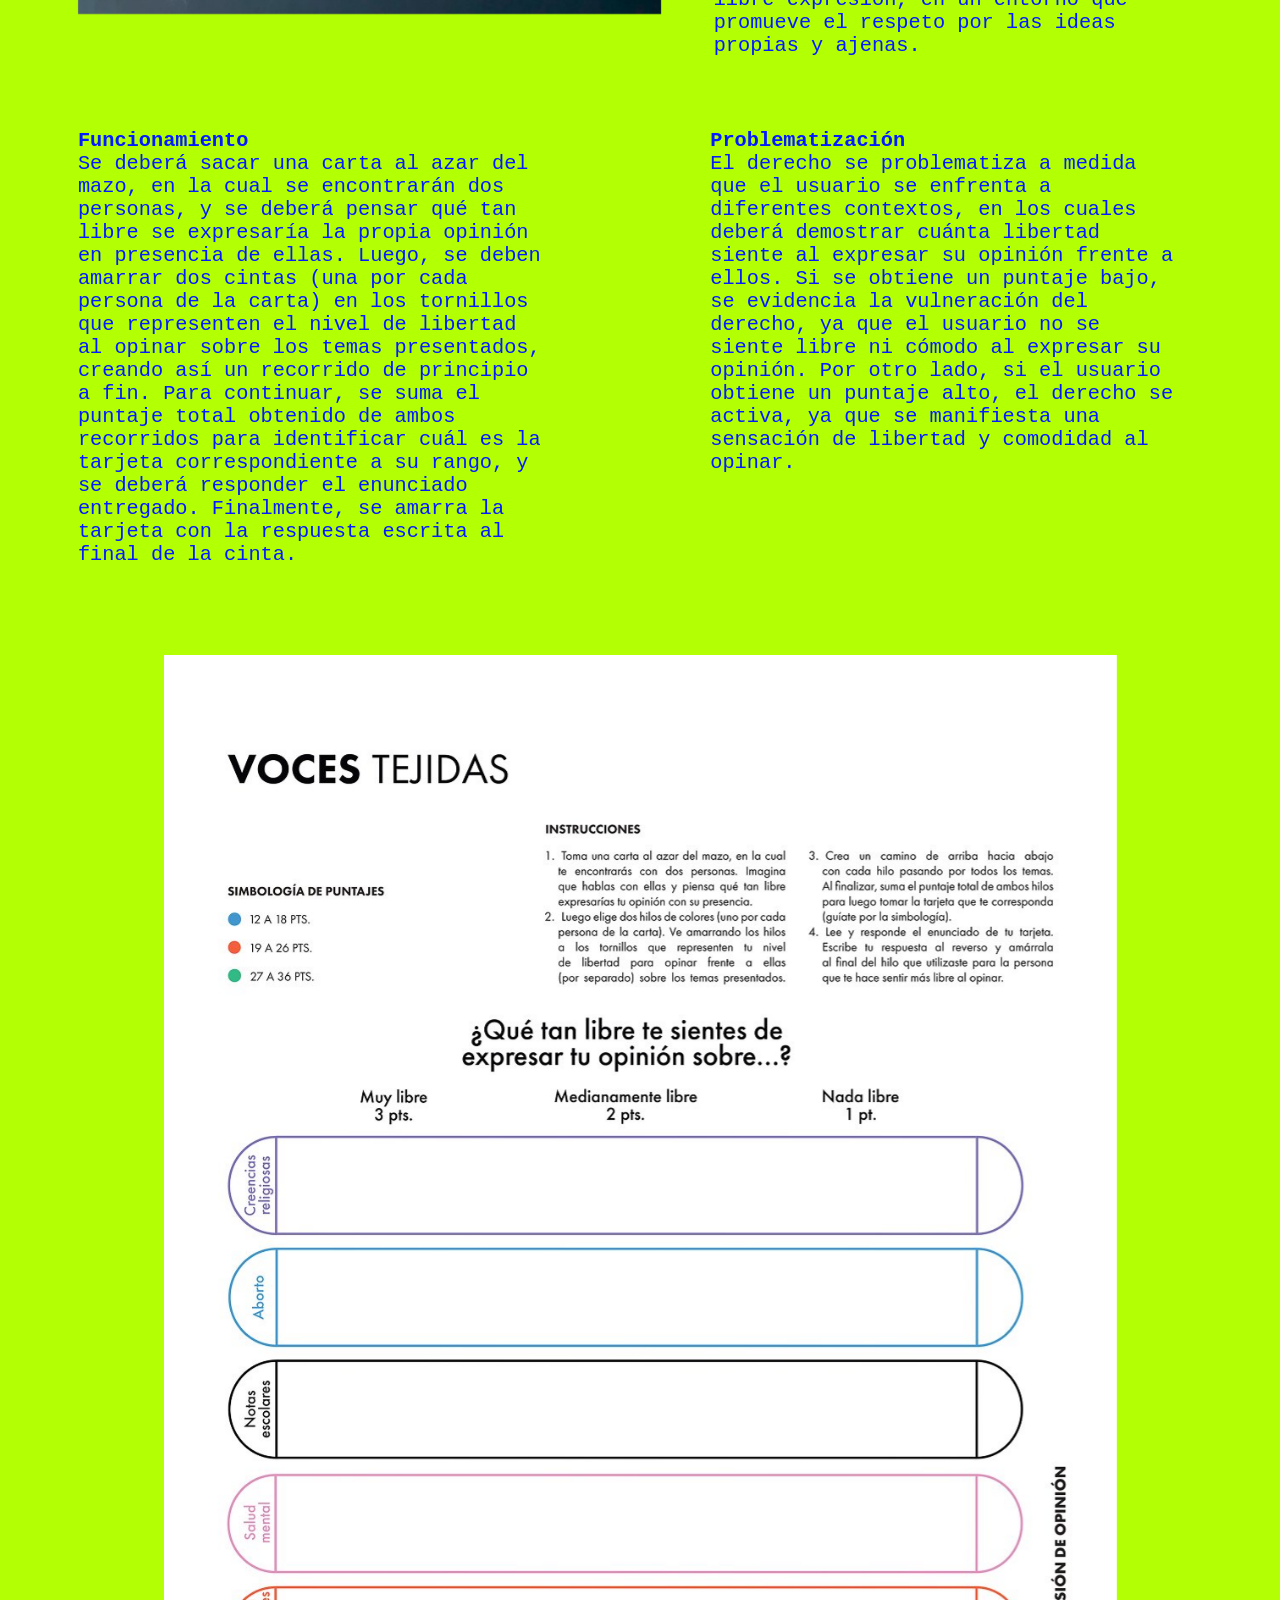
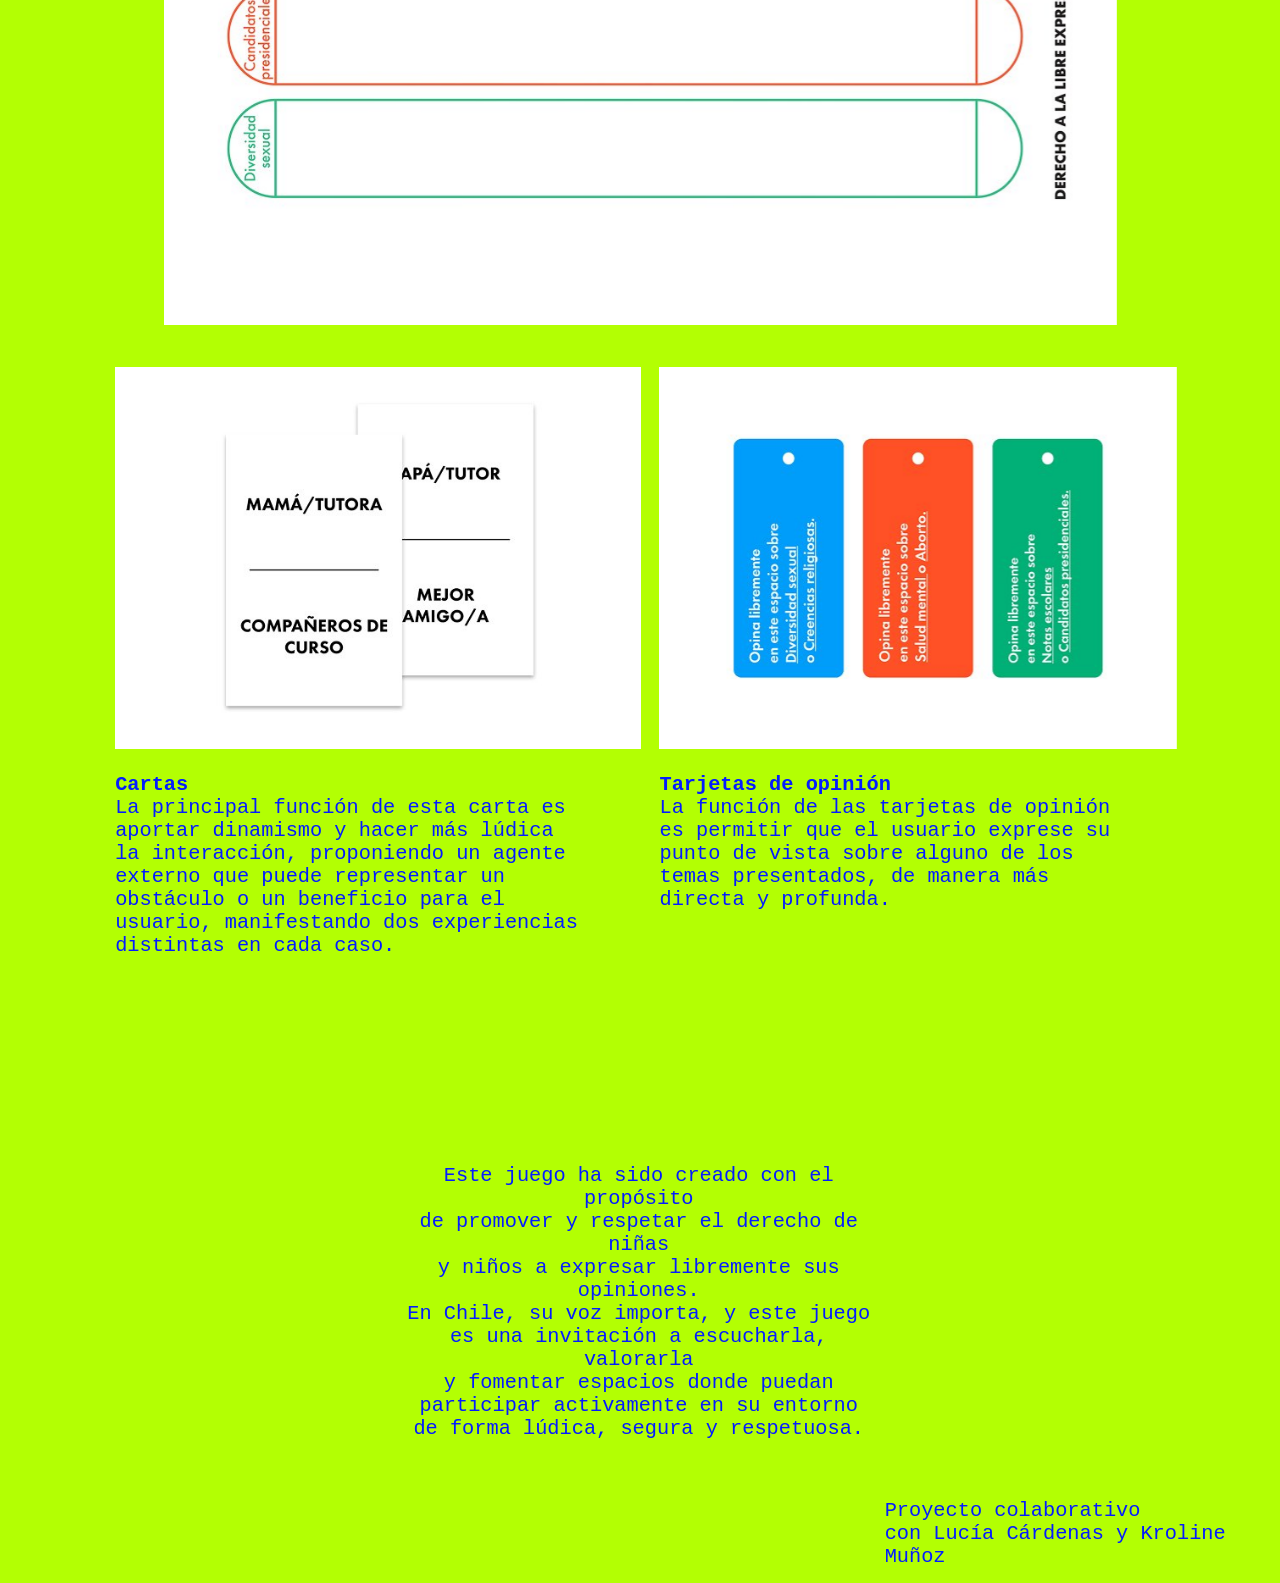
<file: proyecto-voces-tejidas.html>
<!DOCTYPE html>
<html lang="es">
<head>
  <meta charset="UTF-8">
  <meta name="viewport" content="width=device-width, initial-scale=1">
  <title>Voces tejidas · Catalina Figueroa</title>
  <link rel="preconnect" href="https://fonts.googleapis.com">
  <link rel="preconnect" href="https://fonts.gstatic.com" crossorigin>
  <link href="https://fonts.googleapis.com/css2?family=Almendra+Display&family=Bitcount+Single&family=Iosevka+Charon+Mono:wght@300;500;700&display=swap" rel="stylesheet">
  <link rel="stylesheet" href="styles.css">
</head>
<body class="proyecto">

  <main class="lienzo" style="--h:5650; --mh:3916">

    <a class="pos boton volver" href="index.html#proyectos"
       style="--x:40; --y:40; --w:180; --h:48; --fs:30; --mx:16; --my:16; --mw:96; --mh:32; --mfs:18">Volver</a>

    <!-- Encabezado -->
    <h1 class="pos t-pixel centrado" style="--x:0; --y:201; --w:1512; --fs:64; --mx:0; --my:69; --mw:440; --mfs:36">Voces tejidas</h1>
    <p class="pos t-pixel centrado" style="--x:0; --y:294; --w:1512; --fs:24; --mx:64; --my:118; --mw:319; --mfs:15">Instalación en Museo de la Memoria y los Derechos Humanos</p>

    <p class="pos" style="--x:221; --y:426; --w:559; --fs:24; --mx:50; --my:169; --mw:340; --mfs:15">
      Este proyecto fue desarrollado en el marco del Taller Explora, en colaboración con el Museo de la Memoria y los Derechos Humanos, como parte de la iniciativa «Memoria joven: Voces de niñez y adolescencia», que celebraba el Año de las Niñeces. La propuesta consistió en diseñar una serie de módulos interactivos que abordaban distintos derechos de niños, niñas y adolescentes, invitando a los visitantes a reflexionar sobre su importancia. Nuestro trabajo se centró en el derecho a la libertad de expresión y opinión, buscando representarlo visualmente de una manera cercana y comprensible, destacando la importancia de escuchar, respetar y dar espacio a las voces de las niñeces.
    </p>

    <!-- Bloques de contenido -->
    <div class="pos bloque" style="--x:843; --y:992; --w:464; --fs:24; --mx:44; --my:545; --mw:289; --mfs:15">
      <p><strong>Concepto</strong>Expresar es compartir lo que sentimos. No se trata solo de escuchar y ser escuchados, reconociendo al otro y su contexto. Así como hay diversidad de personas, hay diversidad de formas de expresarse.</p>
      <p><strong>Respeto • Manifiesto • Pensar/Sentir</strong></p>
    </div>

    <div class="pos bloque" style="--x:839; --y:1328; --w:559; --fs:24; --mx:44; --my:1269; --mw:338; --mfs:15">
      <p><strong>Objetivo</strong>Voces Tejidas busca representar cada opinión y experiencia compartida como un recorrido que convive en un tejido colectivo. Nuestro objetivo es entregar un espacio de reflexión en torno a cuánto se ejerce el derecho en diferentes contextos para luego invitar al usuario a dar una opinión más profunda.</p>
    </div>

    <div class="pos bloque" style="--x:843; --y:1686; --w:559; --fs:24; --mx:44; --my:1465; --mw:353; --mfs:15">
      <p><strong>Vínculo conceptual</strong>El juego invita a reflexionar sobre lo que sentimos y pensamos, permitiendo manifestar nuestras opiniones de forma visual y simbólica. Al recorrer el espacio y expresar nuestras respuestas, ejercemos el derecho a la libre expresión, en un entorno que promueve el respeto por las ideas propias y ajenas.</p>
    </div>

    <div class="pos bloque" style="--x:839; --y:2042; --w:559; --fs:24; --mx:44; --my:2369; --mw:338; --mfs:15">
      <p><strong>Problematización</strong>El derecho se problematiza a medida que el usuario se enfrenta a diferentes contextos, en los cuales deberá demostrar cuánta libertad siente al expresar su opinión frente a ellos. Si se obtiene un puntaje bajo, se evidencia la vulneración del derecho, ya que el usuario no se siente libre ni cómodo al expresar su opinión. Por otro lado, si el usuario obtiene un puntaje alto, el derecho se activa, ya que se manifiesta una sensación de libertad y comodidad al opinar.</p>
    </div>

    <div class="pos bloque" style="--x:92; --y:2042; --w:559; --fs:24; --mx:41; --my:2013; --mw:355; --mfs:15">
      <p><strong>Funcionamiento</strong>Se deberá sacar una carta al azar del mazo, en la cual se encontrarán dos personas, y se deberá pensar qué tan libre se expresaría la propia opinión en presencia de ellas. Luego, se deben amarrar dos cintas (una por cada persona de la carta) en los tornillos que representen el nivel de libertad al opinar sobre los temas presentados, creando así un recorrido de principio a fin. Para continuar, se suma el puntaje total obtenido de ambos recorridos para identificar cuál es la tarjeta correspondiente a su rango, y se deberá responder el enunciado entregado. Finalmente, se amarra la tarjeta con la respuesta escrita al final de la cinta.</p>
    </div>

    <div class="pos bloque" style="--x:136; --y:4693; --w:559; --fs:24; --mx:44; --my:2834; --mw:352; --mfs:15">
      <p><strong>Cartas</strong>La principal función de esta carta es aportar dinamismo y hacer más lúdica la interacción, proponiendo un agente externo que puede representar un obstáculo o un beneficio para el usuario, manifestando dos experiencias distintas en cada caso.</p>
    </div>

    <div class="pos bloque" style="--x:779; --y:4693; --w:559; --fs:24; --mx:44; --my:3270; --mw:338; --mfs:15">
      <p><strong>Tarjetas de opinión</strong>La función de las tarjetas de opinión es permitir que el usuario exprese su punto de vista sobre alguno de los temas presentados, de manera más directa y profunda.</p>
    </div>

    <p class="pos t-medio centrado" style="--x:475; --y:5155; --w:559; --fs:24; --mx:34; --my:3535; --mw:358; --mfs:15">
      Este juego ha sido creado con el propósito <br>
      de promover y respetar el derecho de niñas <br>
      y niños a expresar libremente sus opiniones. <br>
      En Chile, su voz importa, y este juego <br>
      es una invitación a escucharla, valorarla <br>
      y fomentar espacios donde puedan participar activamente en su entorno de forma lúdica, segura y respetuosa.
    </p>

    <!-- Imágenes -->
    <img class="pos foto" src="img/voces-lamina.jpg" alt="Lámina explicativa del juego Voces tejidas" loading="lazy"
         style="--x:194; --y:2664; --w:1125; --h:1500; --mx:36; --my:743; --mw:354; --mh:472">
    <img class="pos foto" src="img/voces-cartas.jpg" alt="Cartas del juego Voces tejidas" loading="lazy"
         style="--x:136; --y:4214; --w:621; --h:451; --mx:44; --my:2633; --mw:272; --mh:198">
    <img class="pos foto" src="img/voces-tarjetas.jpg" alt="Tarjetas de opinión del juego" loading="lazy"
         style="--x:779; --y:4214; --w:611; --h:451; --mx:44; --my:3063; --mw:272; --mh:200">
    <img class="pos foto" src="img/voces-instalacion.jpg" alt="Tablero del juego «¿Qué tan libre te sientes de expresar tu opinión sobre...?»" loading="lazy"
         style="--x:92; --y:1203; --w:689; --h:704; --mx:62; --my:1645; --mw:301; --mh:308">

    <p class="pos" style="--x:1045; --y:5551; --w:429; --fs:24; --mx:151; --my:3860; --mw:267; --mfs:15">
      Proyecto colaborativo <br>con Lucía Cárdenas y Kroline Muñoz
    </p>

  </main>
  <script src="script.js" defer></script>
</body>
</html>
</file>
<file: styles.css>
/* =========================================================
   Portafolio Catalina Figueroa
   ---------------------------------------------------------
   El diseño es un collage con elementos libres, así que cada
   página es un "lienzo" que escala con el ancho de la pantalla.

   Cada elemento .pos recibe sus medidas de Figma en el HTML:
     --x --y --w --h --fs      → versión desktop (lienzo de 1512 px)
     --mx --my --mw --mh --mfs → versión mobile  (lienzo de 440 px)
   y aquí se multiplican por --u (1 px de Figma en la pantalla).
   ========================================================= */

/* Las medidas no se heredan: cada elemento usa solo las suyas */
@property --x { syntax: "*"; inherits: false; }
@property --y { syntax: "*"; inherits: false; }
@property --w { syntax: "*"; inherits: false; }
@property --h { syntax: "*"; inherits: false; }
@property --fs { syntax: "*"; inherits: false; }
@property --mx { syntax: "*"; inherits: false; }
@property --my { syntax: "*"; inherits: false; }
@property --mw { syntax: "*"; inherits: false; }
@property --mh { syntax: "*"; inherits: false; }
@property --mfs { syntax: "*"; inherits: false; }

:root {
  --azul: #031cff;
  --verde: #b3ff03;
  --negro: #000;
  --blanco: #fff;
  --rojo: #ff0004;

  --f-titulo: "Almendra Display", serif;
  --f-boton: "Bitcount Single", monospace;
  --f-texto: "Iosevka Charon Mono", monospace;
}

*,
*::before,
*::after {
  box-sizing: border-box;
}

html {
  scroll-behavior: smooth;
}

body {
  margin: 0;
  font-family: var(--f-texto);
  font-weight: 300;
  line-height: normal;
  /* permite medir el ancho real (sin barra de scroll) con cqw */
  container-type: inline-size;
  overflow-x: hidden;
}

body.home {
  background: var(--azul);
  color: var(--verde);
}

body.proyecto {
  background: var(--verde);
  color: var(--azul);
}

p,
h1,
h2,
h3 {
  margin: 0;
  font-weight: inherit;
}

a {
  color: inherit;
}

a[href^="mailto:"] {
  text-decoration: none;
}

a[href^="mailto:"]:hover {
  text-decoration: underline;
}

img {
  display: block;
}

/* ---------- Lienzo y posicionamiento ---------- */

.lienzo {
  --u: calc(100cqw / 1512);
  position: relative;
  width: 100%;
  height: calc(var(--h) * var(--u));
  overflow: hidden;
}

.pos {
  position: absolute;
  left: calc(var(--x) * var(--u));
  top: calc(var(--y) * var(--u));
  width: calc(var(--w) * var(--u));
  height: calc(var(--h) * var(--u));
  font-size: calc(var(--fs) * var(--u));
}

/* Imágenes del collage */
.foto {
  object-fit: cover;
}

.ornamento {
  object-fit: cover;
  pointer-events: none;
  user-select: none;
}

.centrado {
  text-align: center;
}

.nowrap {
  white-space: nowrap;
}

/* ---------- Tipografía ---------- */

.t-titulo {
  font-family: var(--f-titulo);
  font-weight: 400;
}

.t-nombre {
  font-family: var(--f-texto);
  font-weight: 700;
}

.t-pixel {
  font-family: var(--f-boton);
  font-weight: 400;
  font-variation-settings: "CRSV" 0, "ELSH" 0, "ELXP" 0;
}

.t-medio {
  font-weight: 500;
}

strong {
  font-weight: 700;
}

/* ---------- Botones de navegación ---------- */

.boton {
  display: flex;
  align-items: center;
  justify-content: center;
  background: var(--verde);
  color: var(--negro);
  border: max(1px, calc(2 * var(--u))) solid var(--negro);
  text-decoration: none;
  font-family: var(--f-boton);
  font-variation-settings: "CRSV" 0, "ELSH" 0, "ELXP" 0;
  white-space: nowrap;
}

.boton:focus-visible,
.tarjeta:focus-visible {
  outline: 3px solid var(--blanco);
  outline-offset: 4px;
}

/* cuadrito blanco que acompaña a cada botón */
.cuadro {
  background: var(--blanco);
  border: max(1px, calc(var(--bw, 2) * var(--u))) solid var(--negro);
  pointer-events: none;
}

/* Tarjetas de proyectos (home) */
.tarjeta {
  display: flex;
  align-items: center;
  justify-content: center;
  background: var(--verde);
  color: var(--negro);
  border: max(2px, calc(4 * var(--u))) solid var(--negro);
  text-decoration: none;
  font-family: var(--f-boton);
  font-variation-settings: "CRSV" 0, "ELSH" 0, "ELXP" 0;
  white-space: nowrap;
}

/* El cuadro grande se estira con la categoría del proyecto */
.cuadro--grande {
  --bw: 4;
  display: flex;
  align-items: center;
  overflow: hidden;
  padding-left: calc(8 * var(--u));
  font-family: var(--f-texto);
  font-weight: 700;
  font-size: calc(32 * var(--u));
  color: var(--negro);
  white-space: nowrap;
  transition: width 0.25s ease;
}

.cuadro__texto {
  opacity: 0;
  transition: opacity 0.15s ease;
}

/* En la tarjeta, la categoría solo aparece en mobile (ver más abajo) */
.tarjeta__categoria {
  display: none;
}

/* Botón para volver al inicio en las páginas de proyecto */
.volver {
  position: fixed;
  z-index: 10;
}

/* Bloques de texto con subtítulo en negrita */
.bloque strong {
  display: block;
}

/* ---------- Estados (hover / focus / active) ---------- */

.boton,
.tarjeta {
  cursor: pointer;
  transition: background-color 0.15s ease, color 0.15s ease, border-color 0.15s ease;
}

/* Hover: solo en dispositivos con mouse, para que en el celular
   no quede "pegado" después de tocar. Focus: para teclado. */
@media (hover: hover) {
  .boton:hover {
    background: var(--negro);
    color: var(--blanco);
  }

  .tarjeta:hover {
    background: var(--negro);
    color: var(--verde);
    border-color: var(--verde);
  }

  .tarjeta:hover + .cuadro--grande {
    width: calc(219 * var(--u));
  }

  .tarjeta:hover + .cuadro--grande .cuadro__texto {
    opacity: 1;
  }
}

.boton:focus-visible {
  background: var(--negro);
  color: var(--blanco);
}

.tarjeta:focus-visible {
  background: var(--negro);
  color: var(--verde);
  border-color: var(--verde);
}

.tarjeta:focus-visible + .cuadro--grande {
  width: calc(219 * var(--u));
}

.tarjeta:focus-visible + .cuadro--grande .cuadro__texto {
  opacity: 1;
}

/* ---------- Visibilidad por versión ---------- */

.solo-mobile {
  display: none;
}

/* =========================================================
   Mobile (diseño de 440 px)
   ========================================================= */
@media (max-width: 700px) {
  .lienzo {
    --u: calc(100cqw / 440);
    height: calc(var(--mh) * var(--u));
  }

  .pos {
    left: calc(var(--mx) * var(--u));
    top: calc(var(--my) * var(--u));
    width: calc(var(--mw) * var(--u));
    height: calc(var(--mh) * var(--u));
    font-size: calc(var(--mfs) * var(--u));
  }

  .solo-desktop {
    display: none;
  }

  .solo-mobile {
    display: initial;
  }

  .home .boton {
    text-transform: uppercase;
  }

  .tarjeta {
    border-width: max(1px, calc(2 * var(--u)));
  }

  .cuadro--grande {
    --bw: 2;
  }

  .m-centrado {
    text-align: center;
  }

  .m-medio {
    font-weight: 500;
  }

  .m-separado p + p {
    margin-top: 1em;
  }
}

/* Estados en la versión mobile:
   los botones se ponen negros con texto verde
   y las tarjetas cambian el nombre por la categoría */
@media (max-width: 700px) {
  .boton:focus-visible,
  .tarjeta:focus-visible {
    color: var(--verde);
  }

  .tarjeta:focus-visible .tarjeta__nombre {
    display: none;
  }

  .tarjeta:focus-visible .tarjeta__categoria {
    display: inline;
  }

  .tarjeta:focus-visible + .cuadro--grande {
    width: calc(var(--mw) * var(--u));
  }

  .cuadro__texto {
    display: none;
  }
}

@media (max-width: 700px) and (hover: hover) {
  .boton:hover {
    color: var(--verde);
  }

  .tarjeta:hover .tarjeta__nombre {
    display: none;
  }

  .tarjeta:hover .tarjeta__categoria {
    display: inline;
  }

  .tarjeta:hover + .cuadro--grande {
    width: calc(var(--mw) * var(--u));
  }
}

/* Active (al hacer clic o tocar): va al final para ganarle al hover */
.boton:active {
  background: var(--blanco);
  color: var(--rojo);
  border-color: var(--blanco);
}

.tarjeta:active {
  background: var(--azul);
  color: var(--rojo);
  border-color: var(--azul);
}

.tarjeta:active .tarjeta__nombre {
  display: inline;
}

.tarjeta:active .tarjeta__categoria {
  display: none;
}

/* =========================================================
   Animaciones 
   ========================================================= */

/* 1. Aparición al hacer scroll */
.revelar {
  opacity: 0;
}

.revelar.visible {
  animation: aparecer 0.8s cubic-bezier(0.2, 0.7, 0.2, 1) both;
}

@keyframes aparecer {
  from {
    opacity: 0;
    translate: 0 40px;
  }
  to {
    opacity: 1;
    translate: 0 0;
  }
}

/* 2. Cursor de la máquina de escribir */
.cursor-escritura {
  display: inline-block;
  width: 0.55em;
  height: 0.9em;
  margin-left: 0.05em;
  vertical-align: -0.05em;
  background: currentColor;
  animation: parpadeo 0.8s steps(1) infinite;
}

@keyframes parpadeo {
  50% {
    opacity: 0;
  }
}

/* 4. Ornamentos punto por punto*/
.ornamento--pendiente {
  opacity: 0;
}

/* 5. Parallax */
.ornamento {
  will-change: translate;
}

/* 6. Visor de imágenes */
.proyecto .foto {
  cursor: zoom-in;
}

.proyecto .foto:focus-visible {
  outline: 3px solid var(--azul);
  outline-offset: 4px;
}

.visor {
  position: fixed;
  inset: 0;
  z-index: 100;
  display: flex;
  align-items: center;
  justify-content: center;
  padding: 5vmin;
  background: var(--azul);
  cursor: zoom-out;
  opacity: 0;
  visibility: hidden;
  transition: opacity 0.25s ease, visibility 0.25s;
}

.visor.abierto {
  opacity: 1;
  visibility: visible;
}

.visor__imagen {
  max-width: 100%;
  max-height: 100%;
  object-fit: contain;
  border: 4px solid var(--negro);
  cursor: default;
  scale: 0.92;
  transition: scale 0.3s cubic-bezier(0.2, 0.7, 0.2, 1);
}

.visor.abierto .visor__imagen {
  scale: 1;
}

.visor__cerrar {
  position: absolute;
  top: 20px;
  right: 20px;
  width: 48px;
  height: 48px;
  font-size: 24px;
  border: 2px solid var(--negro);
}

/* Respeta a quien prefiere menos movimiento */
@media (prefers-reduced-motion: reduce) {
  html {
    scroll-behavior: auto;
  }

  .boton,
  .tarjeta,
  .cuadro--grande,
  .cuadro__texto {
    transition: none;
  }
}
</file>
